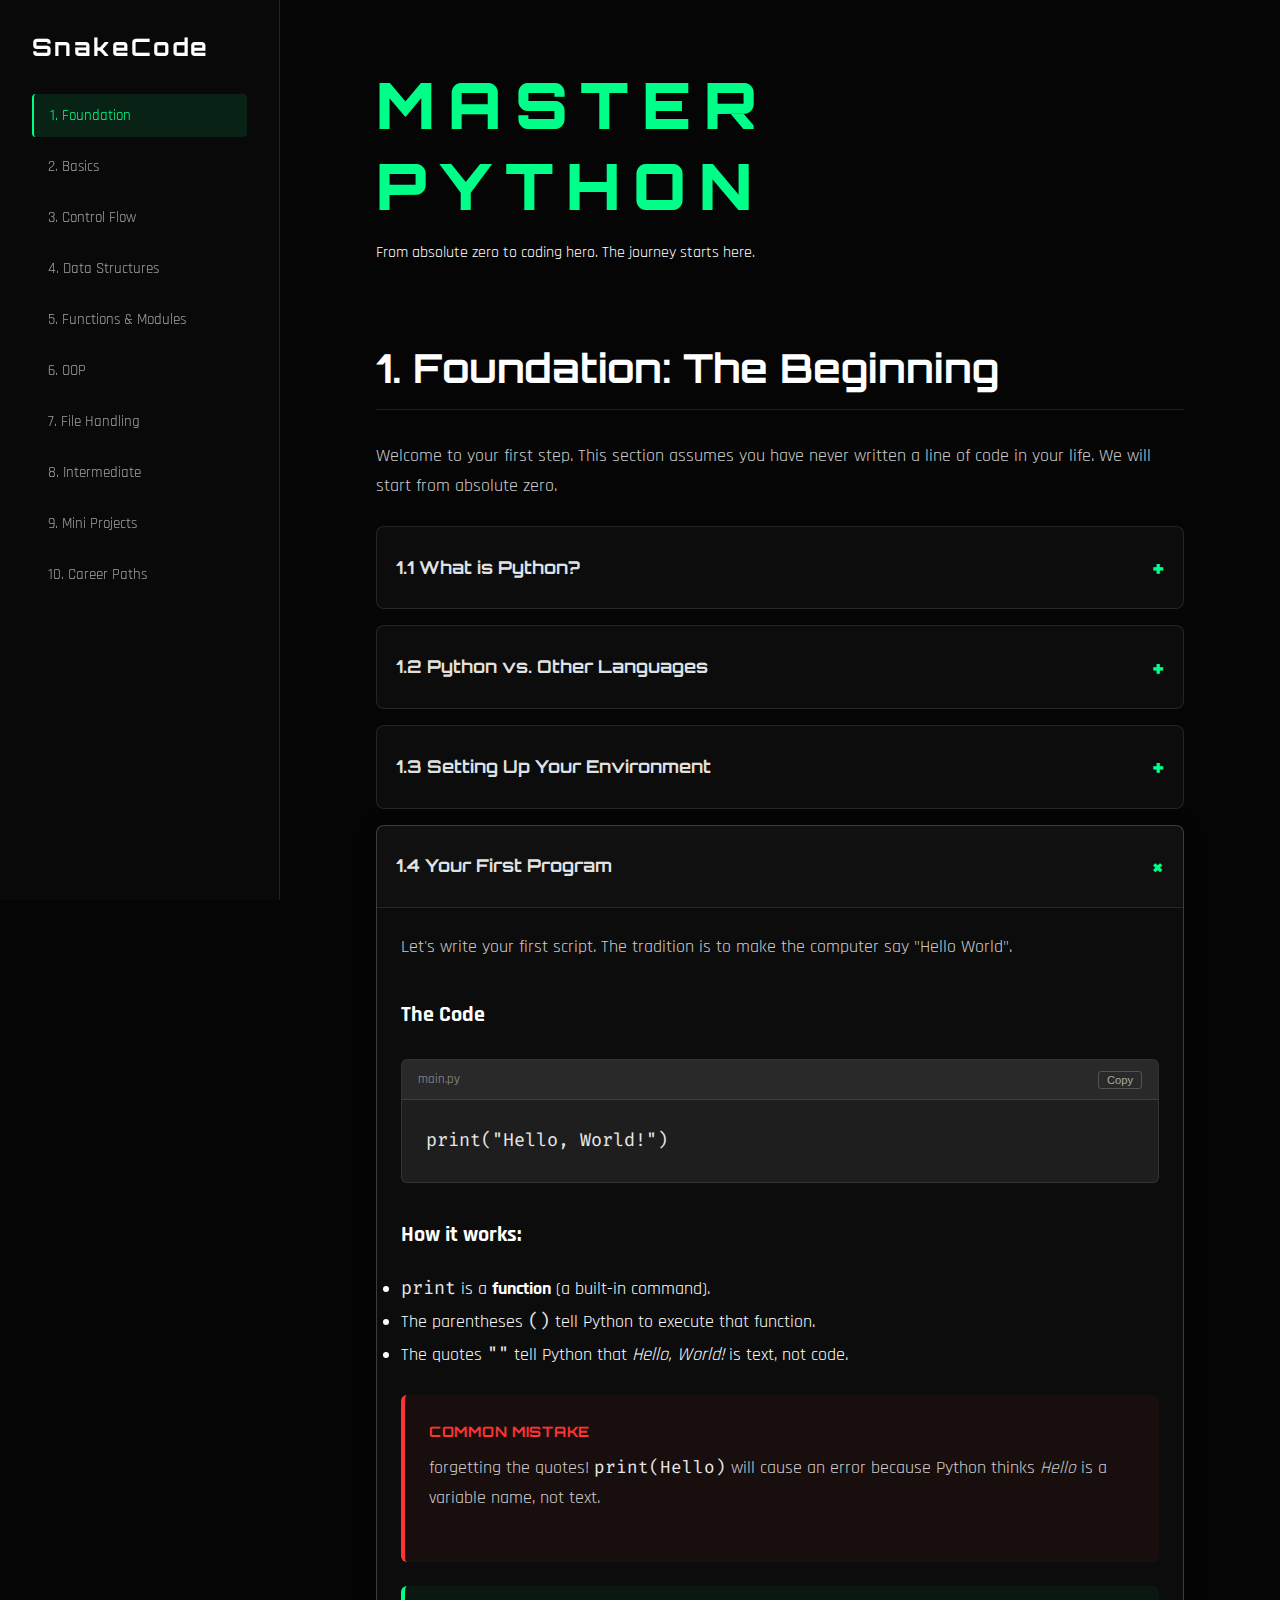
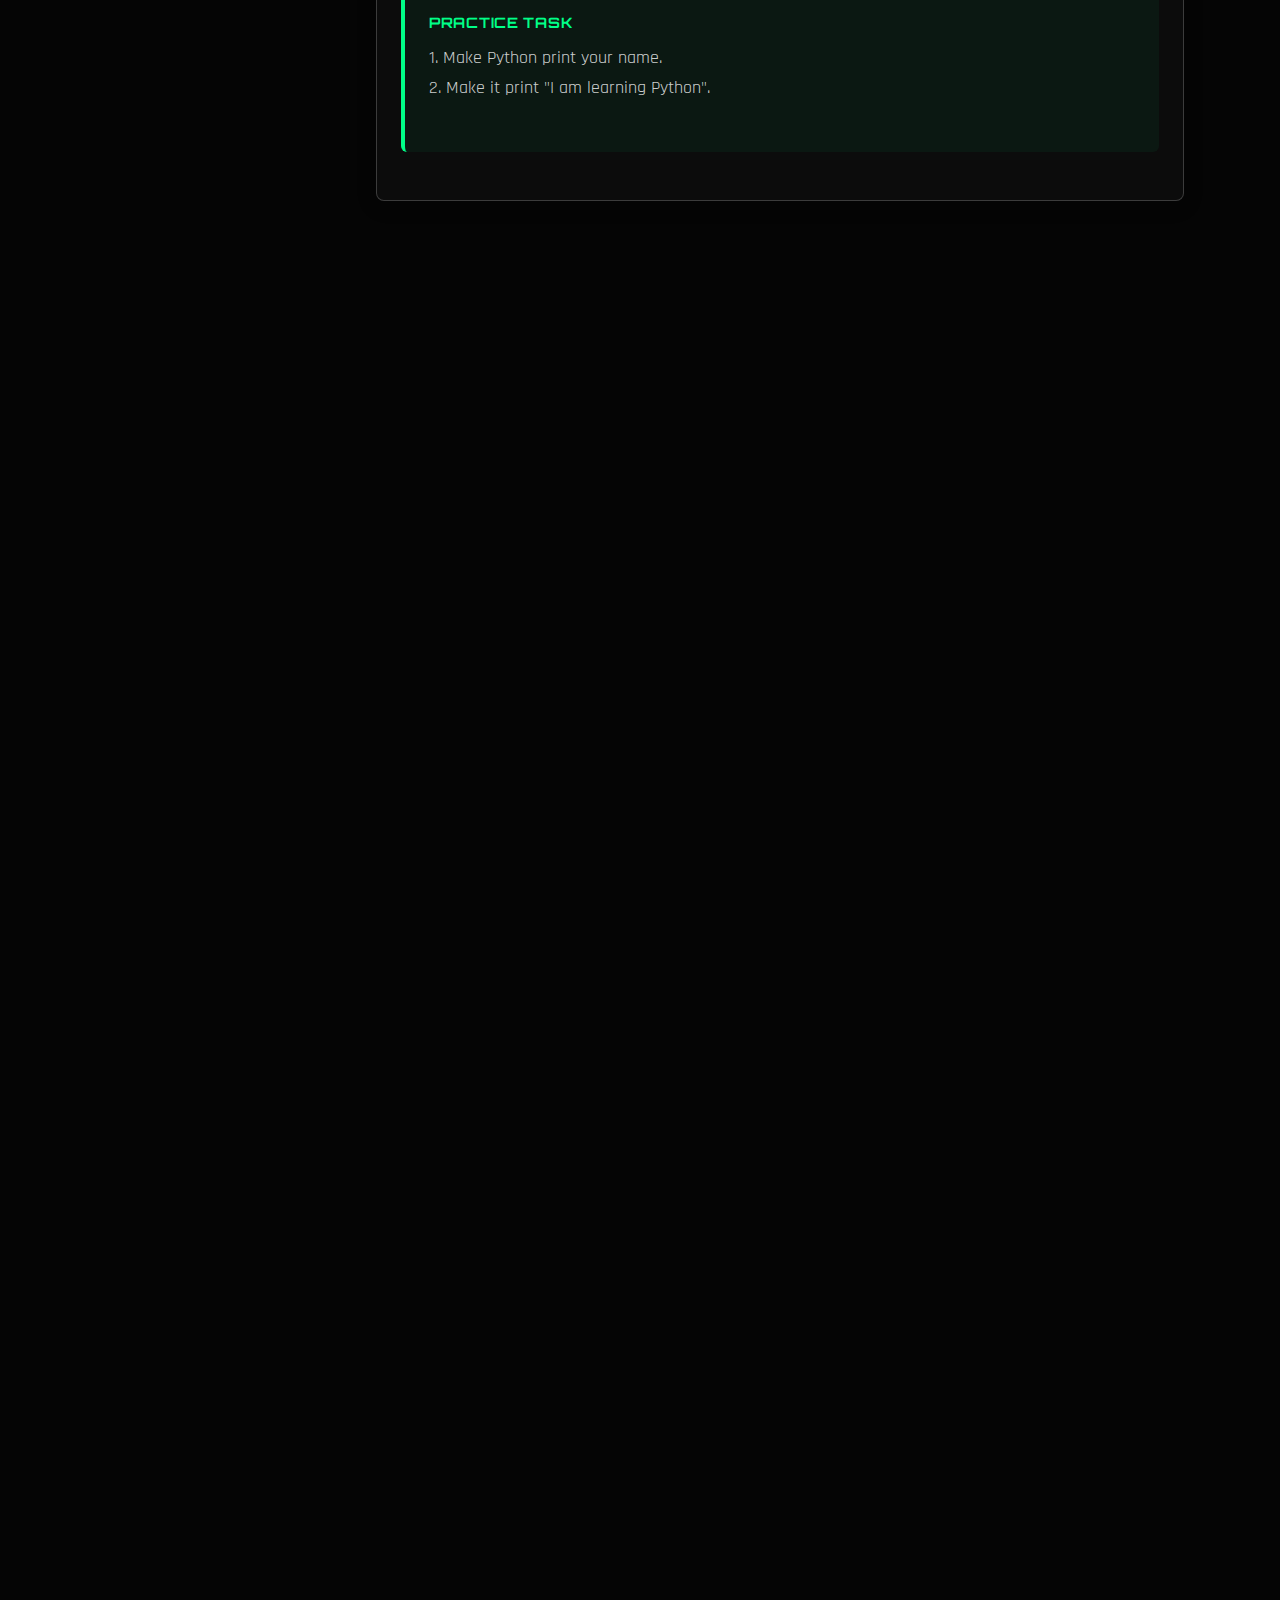
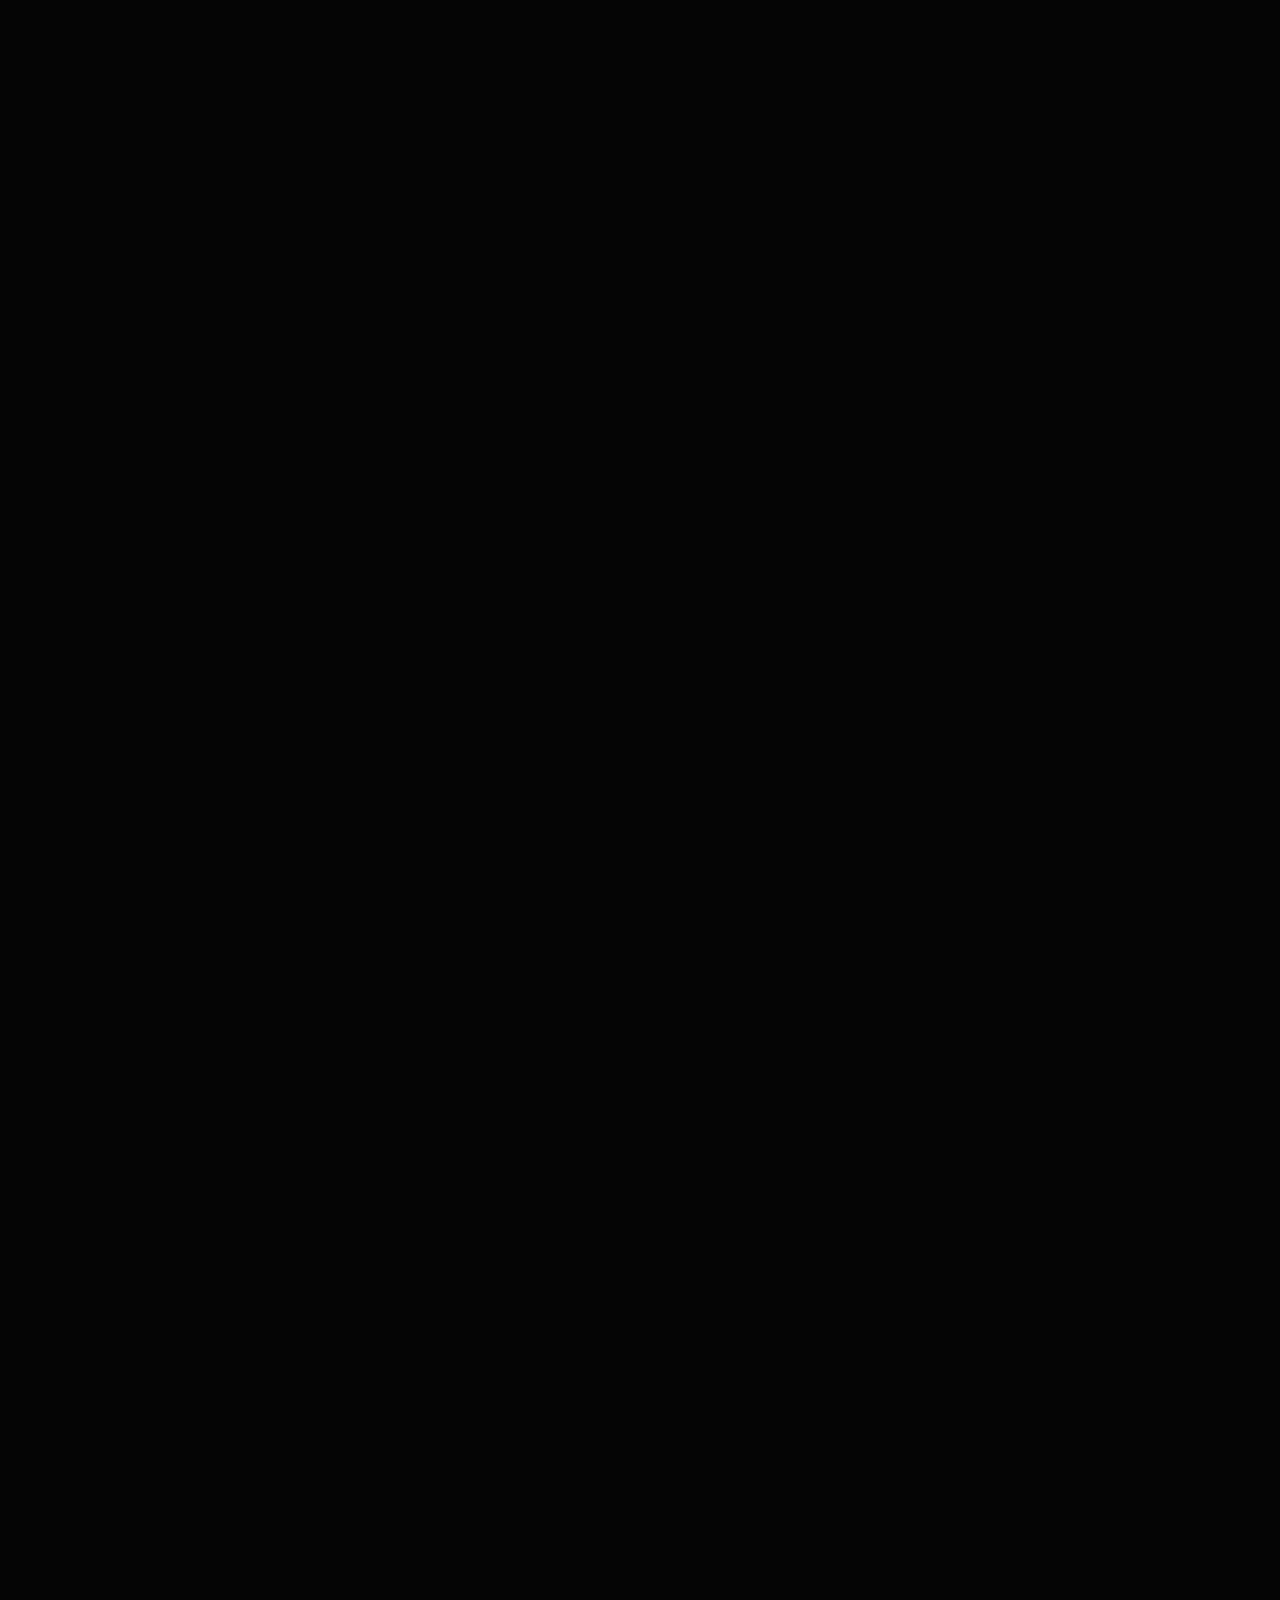
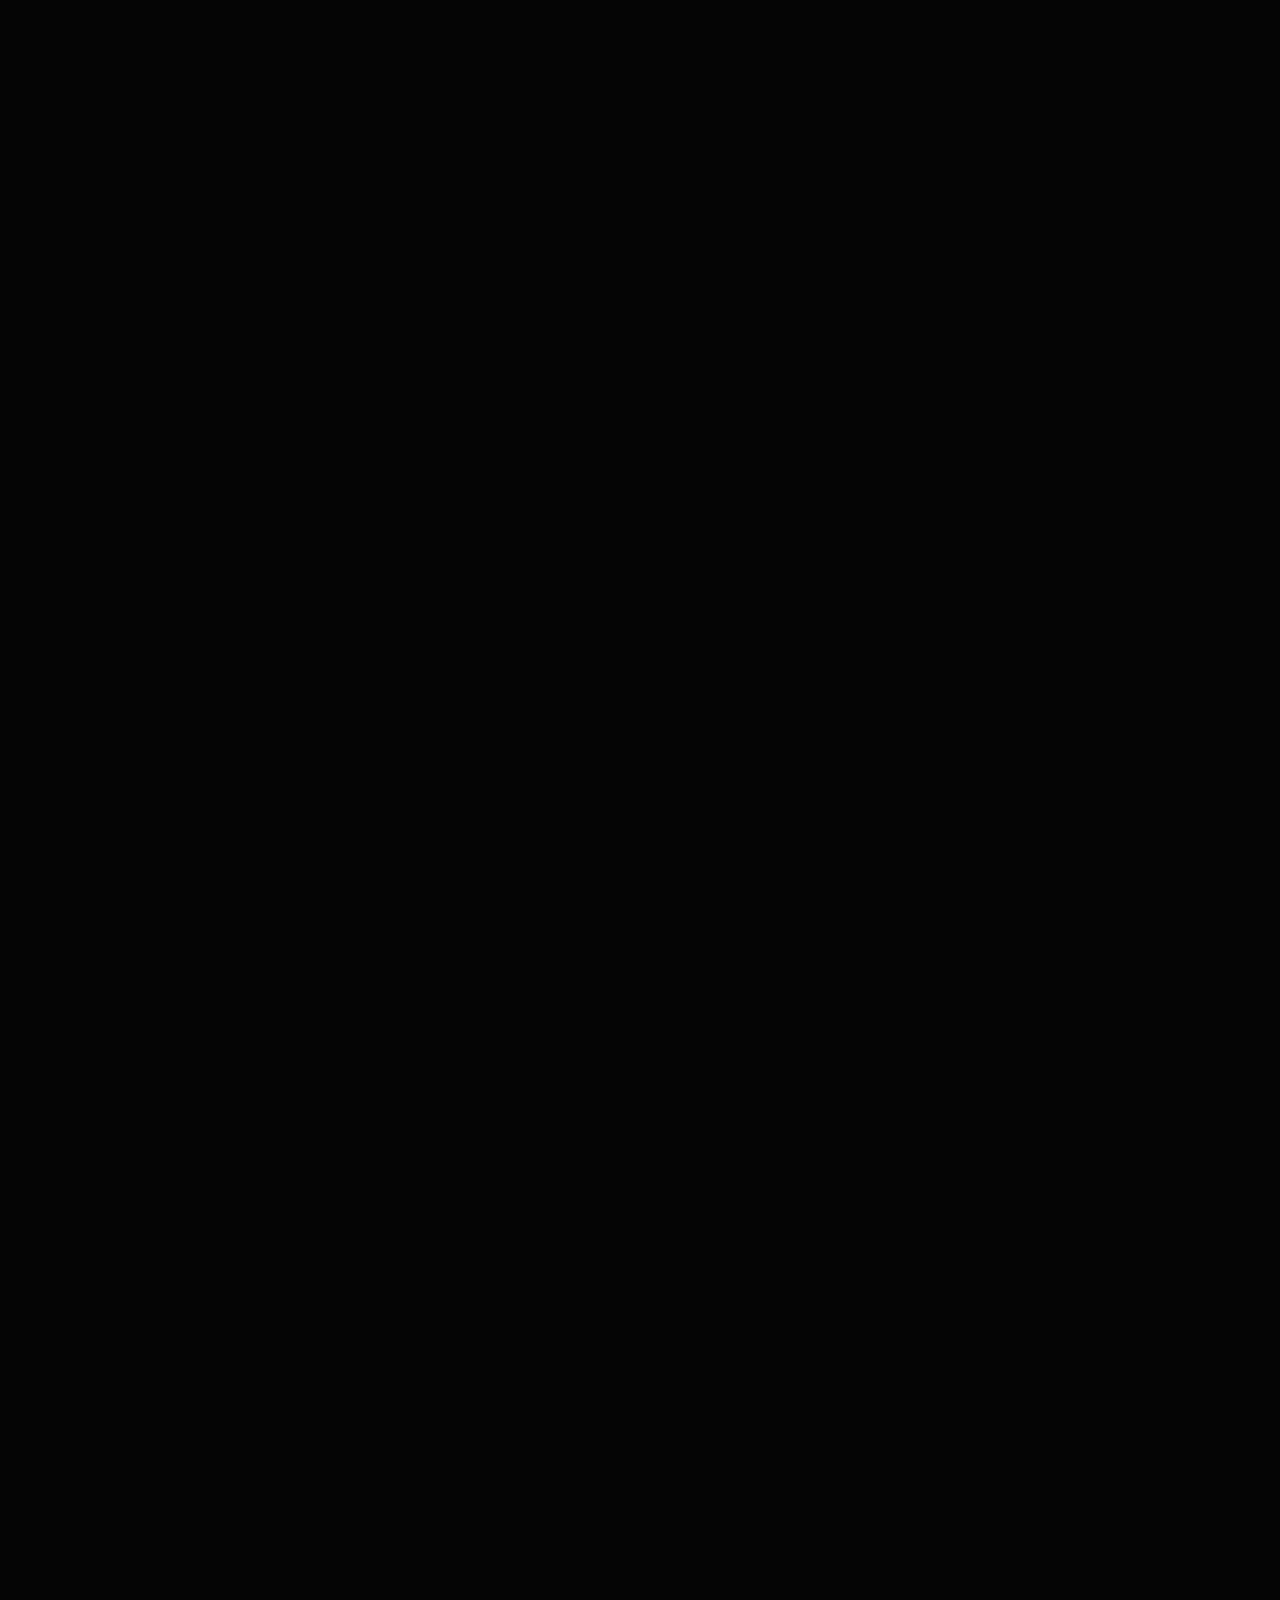
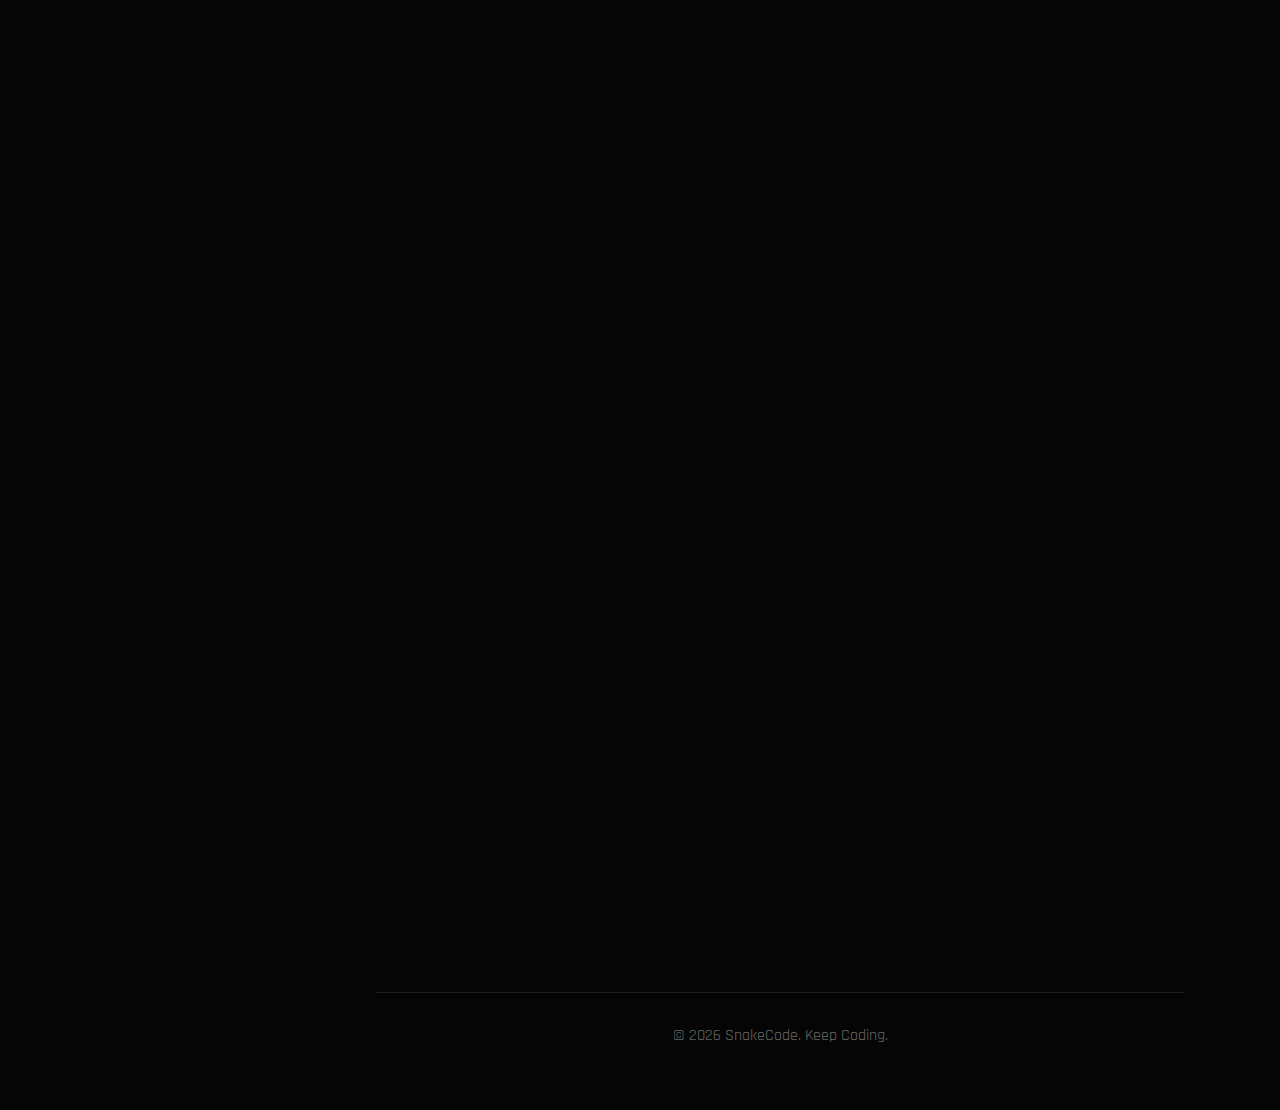
<file: learn_python.html>
<!DOCTYPE html>
<html lang="en">

<head>
    <meta charset="UTF-8">
    <meta name="viewport" content="width=device-width, initial-scale=1.0">
    <title>SnakeCode - Learn Python from Scratch</title>
    <link rel="preconnect" href="https://fonts.googleapis.com">
    <link rel="preconnect" href="https://fonts.gstatic.com" crossorigin>
    <link
        href="https://fonts.googleapis.com/css2?family=Orbitron:wght@400;700;900&family=Rajdhani:wght@300;500;700&family=Fira+Code:wght@400;500&display=swap"
        rel="stylesheet">
    <link rel="stylesheet" href="styles.css">
    <link rel="stylesheet" href="learn.css">
</head>

<body>
    <div class="page-container">
        <!-- Sidebar Navigation -->
        <nav class="sidebar">
            <div class="sidebar-header">
                <a href="index.html" class="logo">SnakeCode</a>
            </div>
            <ul class="nav-links">
                <li><a href="#intro" class="active">1. Foundation</a></li>
                <li><a href="#basics">2. Basics</a></li>
                <li><a href="#control-flow">3. Control Flow</a></li>
                <li><a href="#data-structures">4. Data Structures</a></li>
                <li><a href="#functions">5. Functions & Modules</a></li>
                <li><a href="#oop">6. OOP</a></li>
                <li><a href="#files">7. File Handling</a></li>
                <li><a href="#intermediate">8. Intermediate</a></li>
                <li><a href="#projects">9. Mini Projects</a></li>
                <li><a href="#career">10. Career Paths</a></li>
            </ul>
        </nav>

        <!-- Main Content -->
        <main class="main-content">
            <header class="content-hero">
                <h1>Master Python</h1>
                <p>From absolute zero to coding hero. The journey starts here.</p>
            </header>

            <!-- Section 1: Foundation -->
            <section id="intro" class="learning-module">
                <h2>1. Foundation: The Beginning</h2>
                <div class="module-content">
                    <p class="intro-text">Welcome to your first step. This section assumes you have never written a line
                        of code in your life. We will start from absolute zero.</p>

                    <details>
                        <summary>1.1 What is Python?</summary>
                        <div class="lesson-content">
                            <p><strong>Simple Explanation:</strong> Imagine you want to tell a robot to make a sandwich.
                                You can't just speak English to it; you need a language it understands. Python is that
                                language—a bridge between human thought and computer action.</p>
                            <p>It is a "high-level" programming language, which means it reads very close to English,
                                unlike older languages that look like complex math.</p>

                            <div class="callout tip">
                                <span class="callout-title">Why it matters</span>
                                <p>Python is the #1 language for AI, Data Science, and Automation. It's used by Google,
                                    NASA, and Netflix. Learning Python is future-proofing your career.</p>
                            </div>
                        </div>
                    </details>

                    <details>
                        <summary>1.2 Python vs. Other Languages</summary>
                        <div class="lesson-content">
                            <p>Why choose Python over C++ or Java? Let's look at how they print "Hello":</p>

                            <h4>Java (Complex)</h4>
                            <div class="code-block">
                                <pre><code>public class Main {
    public static void main(String[] args) {
        System.out.println("Hello");
    }
}</code></pre>
                            </div>

                            <h4>Python (Simple)</h4>
                            <div class="code-block">
                                <pre><code>print("Hello")</code></pre>
                            </div>

                            <p>Python removes the clutter so you can focus on <strong>solving problems</strong>, not
                                fighting with syntax.</p>
                        </div>
                    </details>

                    <details>
                        <summary>1.3 Setting Up Your Environment</summary>
                        <div class="lesson-content">
                            <p>You need two things to write Python code:</p>
                            <ol>
                                <li><strong>The Interpreter:</strong> The brain that runs your code. Download from
                                    python.org.</li>
                                <li><strong>The Editor (IDE):</strong> Where you write code. We recommend <strong>VS
                                        Code</strong>.</li>
                            </ol>
                        </div>
                    </details>

                    <details open>
                        <summary>1.4 Your First Program</summary>
                        <div class="lesson-content">
                            <p>Let's write your first script. The tradition is to make the computer say "Hello World".
                            </p>

                            <h4>The Code</h4>
                            <div class="code-block">
                                <div class="code-header"><span>main.py</span> <button class="copy-btn">Copy</button>
                                </div>
                                <pre><code>print("Hello, World!")</code></pre>
                            </div>

                            <h4>How it works:</h4>
                            <ul>
                                <li><code>print</code> is a <strong>function</strong> (a built-in command).</li>
                                <li>The parentheses <code>()</code> tell Python to execute that function.</li>
                                <li>The quotes <code>""</code> tell Python that <em>Hello, World!</em> is text, not
                                    code.</li>
                            </ul>

                            <div class="callout mistake">
                                <span class="callout-title">Common Mistake</span>
                                <p> forgetting the quotes! <code>print(Hello)</code> will cause an error because Python
                                    thinks <em>Hello</em> is a variable name, not text.</p>
                            </div>

                            <div class="callout practice">
                                <span class="callout-title">Practice Task</span>
                                <p>1. Make Python print your name.<br>
                                    2. Make it print "I am learning Python".</p>
                            </div>
                        </div>
                    </details>
                </div>
            </section>

            <!-- Section 2: Basics -->
            <section id="basics" class="learning-module">
                <h2>2. Python Basics</h2>
                <div class="module-content">
                    <p>Now that you can run code, let's learn how to store data. In programming, we use
                        <strong>Variables</strong>.
                    </p>

                    <details>
                        <summary>2.1 Variables & Data Types</summary>
                        <div class="lesson-content">
                            <p>Think of a variable as a labeled box. You can put data inside it and look at it later by
                                using its label.</p>

                            <h4>Creating a Variable</h4>
                            <div class="code-block">
                                <div class="code-header"><span>variables.py</span> <button
                                        class="copy-btn">Copy</button></div>
                                <pre><code>player_name = "Snake"
score = 100</code></pre>
                            </div>
                            <p>Here, we created a box named <code>player_name</code> and stored "Snake" in it.</p>

                            <h4>The 4 Main Data Types</h4>
                            <div class="concept-grid">
                                <div class="concept-card">
                                    <h4>String (str)</h4>
                                    <p>Text wrapped in quotes.</p>
                                    <code>name = "Alice"</code>
                                </div>
                                <div class="concept-card">
                                    <h4>Integer (int)</h4>
                                    <p>Whole numbers (no decimals).</p>
                                    <code>age = 25</code>
                                </div>
                                <div class="concept-card">
                                    <h4>Float</h4>
                                    <p>Numbers with decimals.</p>
                                    <code>price = 19.99</code>
                                </div>
                                <div class="concept-card">
                                    <h4>Boolean (bool)</h4>
                                    <p>True or False only.</p>
                                    <code>is_game_over = False</code>
                                </div>
                            </div>
                        </div>
                    </details>

                    <details>
                        <summary>2.2 Input & Output</summary>
                        <div class="lesson-content">
                            <p>Programs satisfy a simple flow: <strong>Input -> Process -> Output</strong>.</p>

                            <h4>Getting User Input</h4>
                            <p>Use the <code>input()</code> function to pause the program and wait for the user to type
                                something.</p>

                            <div class="code-block">
                                <div class="code-header"><span>interact.py</span> <button class="copy-btn">Copy</button>
                                </div>
                                <pre><code>name = input("What is your name? ")
print("Hello, " + name)</code></pre>
                            </div>

                            <div class="callout tip">
                                <span class="callout-title">Note</span>
                                <p><code>input()</code> always returns a <strong>String</strong>. If you want a number,
                                    you must convert it.</p>
                            </div>
                        </div>
                    </details>

                    <details>
                        <summary>2.3 Type Conversion</summary>
                        <div class="lesson-content">
                            <p>Since <code>input()</code> gives you strings, you can't do math on them directly. You
                                need to convert them.</p>

                            <div class="code-block">
                                <pre><code>age = input("Enter your age: ") # returns "25" (string)
age_num = int(age)              # converts to 25 (integer)
print(age_num + 1)              # Now we can add! Output: 26</code></pre>
                            </div>

                            <div class="callout mistake">
                                <span class="callout-title">Common Mistake</span>
                                <p>Trying <code>print("Your age is " + 25)</code>. You cannot add text to a number
                                    directly. Use <code>str(25)</code> to fix it.</p>
                            </div>
                        </div>
                    </details>

                    <details>
                        <summary>2.4 Operators</summary>
                        <div class="lesson-content">
                            <p>Symbols that perform operations on variables.</p>
                            <h4>Arithmetic</h4>
                            <ul>
                                <li><code>+</code> Add</li>
                                <li><code>-</code> Subtract</li>
                                <li><code>*</code> Multiply</li>
                                <li><code>/</code> Divide (gives float, e.g. 5/2 = 2.5)</li>
                                <li><code>//</code> Floor Division (removes decimal, e.g. 5//2 = 2)</li>
                                <li><code>%</code> Modulus (Remainder, e.g. 5%2 = 1)</li>
                            </ul>

                            <div class="callout practice">
                                <span class="callout-title">Practice Task: Age Calculator</span>
                                <p>Ask the user for their birth year. Subtract it from the current year to calculate
                                    their age. Print the result.</p>
                            </div>
                        </div>
                    </details>
                </div>
            </section>

            <!-- Section 3: Control Flow -->
            <section id="control-flow" class="learning-module">
                <h2>3. Control Flow: Logic Building</h2>
                <div class="module-content">
                    <p>Real programs don't just run from top to bottom. They make decisions and repeat tasks. This is
                        called <strong>Control Flow</strong>.</p>

                    <details>
                        <summary>3.1 Conditional Statements (If/Else)</summary>
                        <div class="lesson-content">
                            <p>We use <code>if</code> statements to run code only when a condition is true.</p>

                            <h4>The Syntax</h4>
                            <div class="code-block">
                                <div class="code-header"><span>logic.py</span> <button class="copy-btn">Copy</button>
                                </div>
                                <pre><code>age = int(input("How old are you? "))

if age >= 18:
    print("You are an adult.")
elif age > 12:
    print("You are a teenager.")
else:
    print("You are a child.")</code></pre>
                            </div>

                            <h4>Key Keywords:</h4>
                            <ul>
                                <li><code>if</code>: Checks the first condition.</li>
                                <li><code>elif</code>: "Else If" - Checks this if the previous failed.</li>
                                <li><code>else</code>: Runs if <strong>none</strong> of the above are true.</li>
                            </ul>
                        </div>
                    </details>

                    <details>
                        <summary>3.2 Loops (Repetition)</summary>
                        <div class="lesson-content">
                            <p>Computers are great at doing boring things millions of times without complaining.</p>

                            <h4>The 'For' Loop</h4>
                            <p>Used when you know how many times to repeat.</p>
                            <div class="code-block">
                                <pre><code># Prints numbers 0, 1, 2, 3, 4
for i in range(5):
    print("Count:", i)</code></pre>
                            </div>

                            <h4>The 'While' Loop</h4>
                            <p>Used when you want to repeat <em>while</em> a condition is true.</p>
                            <div class="code-block">
                                <pre><code>energy = 5
while energy > 0:
    print("Running...")
    energy = energy - 1
print("Out of energy!")</code></pre>
                            </div>
                        </div>
                    </details>

                    <details>
                        <summary>3.3 Loop Control & Nested Loops</summary>
                        <div class="lesson-content">
                            <p>Sometimes you need to stop a loop early or skip a step.</p>
                            <ul>
                                <li><code>break</code>: Exits the loop immediately.</li>
                                <li><code>continue</code>: Skips the current round and goes to the next.</li>
                            </ul>

                            <h4>Nested Loops (Loop inside a loop)</h4>
                            <p>Think of a clock: for every hour, the minute hand loops 60 times.</p>
                            <div class="code-block">
                                <pre><code># Print a 3x3 grid of stars
for row in range(3):
    line = ""
    for col in range(3):
        line += "* "
    print(line)</code></pre>
                            </div>

                            <div class="callout practice">
                                <span class="callout-title">Practice Task: Star Pyramid</span>
                                <p>Write a program that asks for a number <code>n</code> and prints a pyramid of stars
                                    with <code>n</code> rows.</p>
                            </div>
                        </div>
                    </details>
                </div>
            </section>

            <!-- Section 4: Data Structures -->
            <section id="data-structures" class="learning-module">
                <h2>4. Data Structures</h2>
                <div class="module-content">
                    <p>Data Structures are ways to organize and store data efficiently. They are the bread and butter of
                        programming.</p>

                    <details>
                        <summary>4.1 Lists (Arrays)</summary>
                        <div class="lesson-content">
                            <p>A List is an ordered collection of items. You can change it (mutable).</p>

                            <div class="code-block">
                                <pre><code>inventory = ["Sword", "Shield", "Potion"]

# Accessing items (Index starts at 0!)
print(inventory[0]) # Output: Sword

# Adding items
inventory.append("Map")

# Removing items
inventory.remove("Shield")
print(inventory) # ['Sword', 'Potion', 'Map']</code></pre>
                            </div>
                        </div>
                    </details>

                    <details>
                        <summary>4.2 Dictionaries (Key-Value)</summary>
                        <div class="lesson-content">
                            <p>A real-world dictionary connects a Word to a Definition. In Python, it connects a
                                <strong>Key</strong> to a <strong>Value</strong>.
                            </p>

                            <div class="code-block">
                                <pre><code>student = {
    "name": "Alex",
    "score": 95,
    "passed": True
}

print(student["name"]) # Output: Alex

# Adding new data
student["grade"] = "A"</code></pre>
                            </div>
                        </div>
                    </details>

                    <details>
                        <summary>4.3 Tuples and Sets</summary>
                        <div class="lesson-content">
                            <ul>
                                <li><strong>Tuple:</strong> Like a list, but cannot be changed after creation
                                    (Immutable). Uses <code>()</code>. <br><code>coords = (10, 20)</code></li>
                                <li><strong>Set:</strong> A collection of <em>unique</em> items (no duplicates). Uses
                                    <code>{}</code>. <br><code>unique_ids = {1, 2, 3}</code>
                                </li>
                            </ul>
                        </div>
                    </details>

                    <div class="callout practice">
                        <span class="callout-title">Practice Task: Word Counter</span>
                        <p>Take a sentence as input. Count how many times each word appears using a Dictionary.
                            <br><em>Hint: <code>sentence.split()</code> creates a list of words.</em>
                        </p>
                    </div>
                </div>
            </section>

            <!-- Section 5: Functions -->
            <section id="functions" class="learning-module">
                <h2>5. Functions & Modules</h2>
                <div class="module-content">
                    <p>Functions let you write code once and use it a million times. They are the building blocks of
                        clean code.</p>

                    <details>
                        <summary>5.1 Defining Functions</summary>
                        <div class="lesson-content">
                            <p>A function is a block of code that only runs when you call it.</p>

                            <h4>Syntax</h4>
                            <div class="code-block">
                                <pre><code>def greet(name):
    return "Hello, " + name + "!"

# Calling the function
message = greet("Snake")
print(message) # Output: Hello, Snake!</code></pre>
                            </div>

                            <h4>Components:</h4>
                            <ul>
                                <li><code>def</code>: Tells Python you are making a function.</li>
                                <li><code>(name)</code>: Parameter - data the function needs to work.</li>
                                <li><code>return</code>: Sends the result back to where it was called.</li>
                            </ul>
                        </div>
                    </details>

                    <details>
                        <summary>5.2 Scope & Default Arguments</summary>
                        <div class="lesson-content">
                            <p><strong>Scope:</strong> Variables created inside a function stay inside. They are
                                "local".</p>

                            <h4>Default Arguments</h4>
                            <p>You can give parameters a default value so they are optional.</p>
                            <div class="code-block">
                                <pre><code>def power(number, exponent=2):
    return number ** exponent

print(power(3))    # 3^2 = 9 (uses default)
print(power(3, 3)) # 3^3 = 27 (overrides default)</code></pre>
                            </div>
                        </div>
                    </details>

                    <details>
                        <summary>5.3 Modules (Importing)</summary>
                        <div class="lesson-content">
                            <p>Python comes with "batteries included". Modules are pre-written code files you can use.
                            </p>

                            <div class="code-block">
                                <pre><code>import math
import random

print(math.sqrt(16))      # 4.0
print(random.randint(1, 6)) # Random dice roll</code></pre>
                            </div>
                        </div>
                    </details>

                    <div class="callout practice">
                        <span class="callout-title">Practice Task: Temperature Converter</span>
                        <p>Write a function <code>c_to_f(celsius)</code> that returns the Fahrenheit value.
                            <br><em>Formula: (C * 9/5) + 32</em>
                        </p>
                    </div>
                </div>
            </section>

            <!-- Section 6: OOP -->
            <section id="oop" class="learning-module">
                <h2>6. Object-Oriented Programming (OOP)</h2>
                <div class="module-content">
                    <p>OOP is a way of structuring code by modeling real-world objects. It is crucial for large
                        applications.</p>

                    <details>
                        <summary>6.1 Classes and Objects</summary>
                        <div class="lesson-content">
                            <p><strong>Class:</strong> The Blueprint (e.g., "Car Design").<br>
                                <strong>Object:</strong> The actual thing built from the blueprint (e.g., "That Red
                                Toyota").
                            </p>

                            <h4>The Syntax</h4>
                            <div class="code-block">
                                <pre><code>class Dog:
    def __init__(self, name, breed):
        self.name = name
        self.breed = breed

    def bark(self):
        return "Woof!"

# Creating Objects
dog1 = Dog("Buddy", "Golden Retriever")
dog2 = Dog("Rex", "German Shepherd")

print(dog1.name) # Buddy
print(dog1.bark()) # Woof!</code></pre>
                            </div>

                            <div class="callout tip">
                                <span class="callout-title">The `__init__` Method</span>
                                <p>This is a special method (Constructor) that automatically runs when you create a new
                                    object. It sets up the initial variables.</p>
                            </div>
                        </div>
                    </details>

                    <details>
                        <summary>6.2 Inheritance</summary>
                        <div class="lesson-content">
                            <p>Inheritance allows a class to take on the properties of another class. Don't reinvent the
                                wheel!</p>

                            <div class="code-block">
                                <pre><code>class Animal:
    def speak(self):
        print("Some sound")

class Cat(Animal): # Cat inherits from Animal
    def speak(self):
        print("Meow")

c = Cat()
c.speak() # Meow (It has its own version)</code></pre>
                            </div>
                        </div>
                    </details>

                    <div class="callout practice">
                        <span class="callout-title">Practice Task: Bank System</span>
                        <p>Create a class <code>BankAccount</code> with methods <code>deposit(amount)</code> and
                            <code>withdraw(amount)</code>. Keep track of the balance.
                        </p>
                    </div>
                </div>
            </section>

            <!-- Section 7: File Handling -->
            <section id="files" class="learning-module">
                <h2>7. File Handling & Exceptions</h2>
                <div class="module-content">
                    <p>Programs need to save their work. You can't ask users to re-enter data every time.</p>

                    <details>
                        <summary>7.1 Reading and Writing Files</summary>
                        <div class="lesson-content">
                            <p>We use the <code>open()</code> function. Always use <code>with</code> to ensure the file
                                closes automatically.</p>

                            <h4>Writing to a file</h4>
                            <div class="code-block">
                                <pre><code># 'w' mode means Write (Overwrites everything!)
with open("data.txt", "w") as f:
    f.write("Level: 5\n")
    f.write("Score: 2000")</code></pre>
                            </div>

                            <h4>Reading from a file</h4>
                            <div class="code-block">
                                <pre><code># 'r' mode means Read
with open("data.txt", "r") as f:
    content = f.read()
    print(content)</code></pre>
                            </div>
                        </div>
                    </details>

                    <details>
                        <summary>7.2 Exception Handling (Try/Except)</summary>
                        <div class="lesson-content">
                            <p>Sometimes things break (e.g., file not found, division by zero). Don't let your program
                                crash!</p>

                            <h4>Syntax</h4>
                            <div class="code-block">
                                <pre><code>try:
    number = int(input("Enter a number: "))
    print(10 / number)

except ValueError:
    print("That's not a number!")

except ZeroDivisionError:
    print("You can't divide by zero!")

except Exception as e:
    print(f"Something else went wrong: {e}")</code></pre>
                            </div>

                            <div class="callout tip">
                                <span class="callout-title">Pro Tip</span>
                                <p>Always catch specific errors first. Catching all exceptions with bare
                                    <code>except:</code> is bad practice because it hides bugs.</p>
                            </div>
                        </div>
                    </details>
                </div>
            </section>

            <!-- Section 8: Intermediate -->
            <section id="intermediate" class="learning-module">
                <h2>8. Intermediate Python</h2>
                <div class="module-content">
                    <p>Ready to level up? These tools make your code faster and shorter.</p>

                    <details>
                        <summary>8.1 List Comprehensions</summary>
                        <div class="lesson-content">
                            <p>A short, powerful way to create lists.</p>

                            <h4>The Old Way</h4>
                            <div class="code-block">
                                <pre><code>squares = []
for x in range(10):
    squares.append(x**2)</code></pre>
                            </div>

                            <h4>The Pythonic Way</h4>
                            <div class="code-block">
                                <pre><code>squares = [x**2 for x in range(10)]</code></pre>
                            </div>
                        </div>
                    </details>

                    <details>
                        <summary>8.2 Lambda Functions</summary>
                        <div class="lesson-content">
                            <p>Small, anonymous functions used for simple tasks.</p>
                            <div class="code-block">
                                <pre><code># Instead of defining a full function...
add = lambda x, y: x + y

print(add(5, 3)) # 8</code></pre>
                            </div>
                        </div>
                    </details>
                </div>
            </section>

            <!-- Section 9: Practice Projects -->
            <section id="projects" class="learning-module highlight-section">
                <h2>9. Mini Projects: Build to Learn ⭐</h2>
                <div class="module-content">
                    <p>The best way to learn is by doing. Try building these projects yourself before looking at the
                        code.</p>
                </div>

                <div class="projects-grid">
                    <div class="project-card">
                        <h3>🔢 Number Guessing Game</h3>
                        <p><strong>Goal:</strong> Computer picks a number 1-100. User tries to guess it. Computer says
                            "Higher" or "Lower".</p>
                        <details>
                            <summary>View Solution</summary>
                            <div class="code-block">
                                <pre><code>import random

number = random.randint(1, 100)
guess = None

while guess != number:
    try:
        guess = int(input("Guess (1-100): "))
        
        if guess < number:
            print("Higher!")
        elif guess > number:
            print("Lower!")
        else:
            print("You won!")
    except ValueError:
        print("Please enter a number.")</code></pre>
                            </div>
                        </details>
                    </div>

                    <div class="project-card">
                        <h3>🔑 Password Generator</h3>
                        <p><strong>Goal:</strong> Generate a random password with letters, numbers, and symbols.</p>
                        <details>
                            <summary>View Solution</summary>
                            <div class="code-block">
                                <pre><code>import random
import string

def generate_password(length=12):
    chars = string.ascii_letters + string.digits + "!@#$%"
    password = "".join(random.choice(chars) for _ in range(length))
    return password

print("Your new password:", generate_password())</code></pre>
                            </div>
                        </details>
                    </div>
                </div>
            </section>

            <!-- Section 10: Career -->
            <section id="career" class="learning-module">
                <h2>10. What's Next?</h2>
                <div class="module-content">
                    <p>You have the basics down. Now, pick a path and specialize.</p>
                    <div class="career-paths">
                        <div class="path-card web">
                            <h3>Web Development</h3>
                            <p>Build websites and APIs.</p>
                            <p><strong>Learn:</strong> HTML/CSS, Flask, Django</p>
                        </div>
                        <div class="path-card data">
                            <h3>Data Science & AI</h3>
                            <p>Analyze data and build models.</p>
                            <p><strong>Learn:</strong> NumPy, Pandas, PyTorch</p>
                        </div>
                        <div class="path-card auto">
                            <h3>Automation</h3>
                            <p>Make bots to do boring work.</p>
                            <p><strong>Learn:</strong> Selenium, BeautifulSoup</p>
                        </div>
                    </div>
                </div>
            </section>
            <footer class="content-footer">
                <p>&copy; 2026 SnakeCode. Keep Coding.</p>
            </footer>
        </main>
    </div>

    <script src="learn.js"></script>
</body>

</html>
</file>
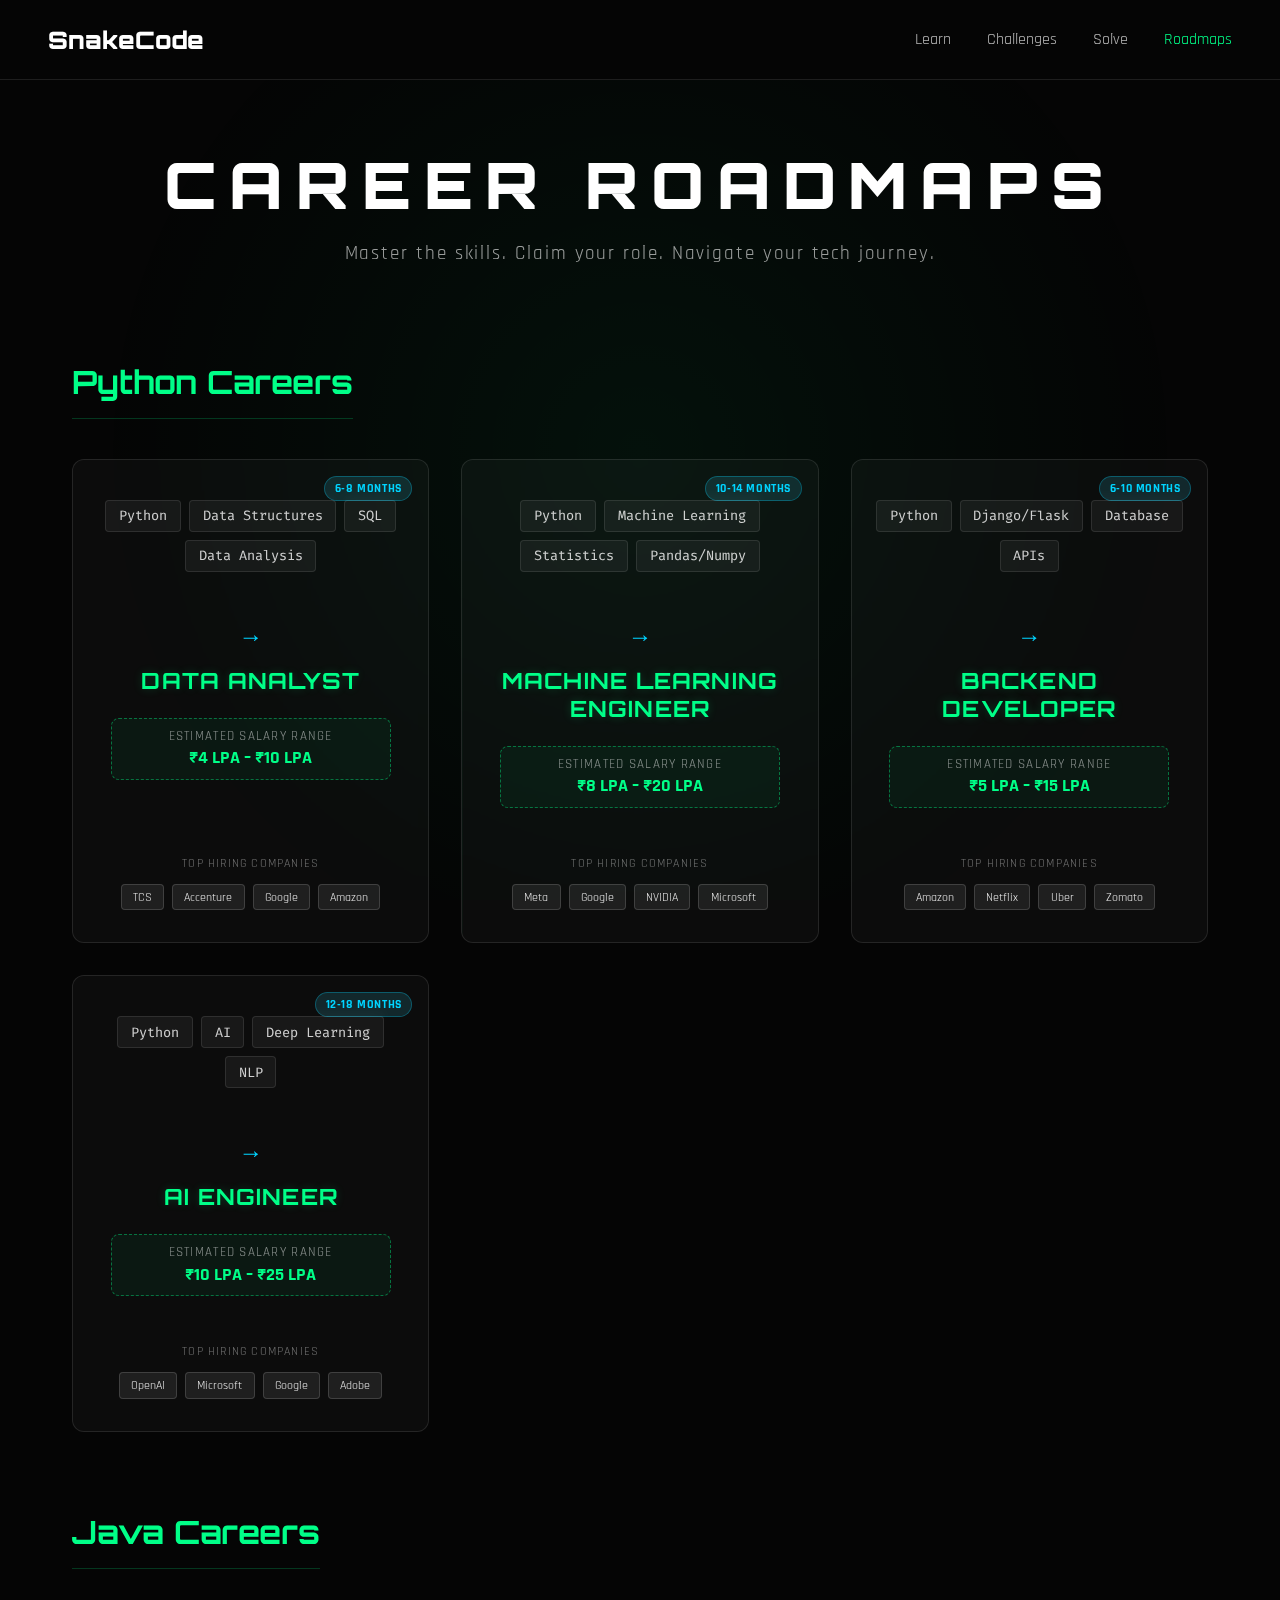
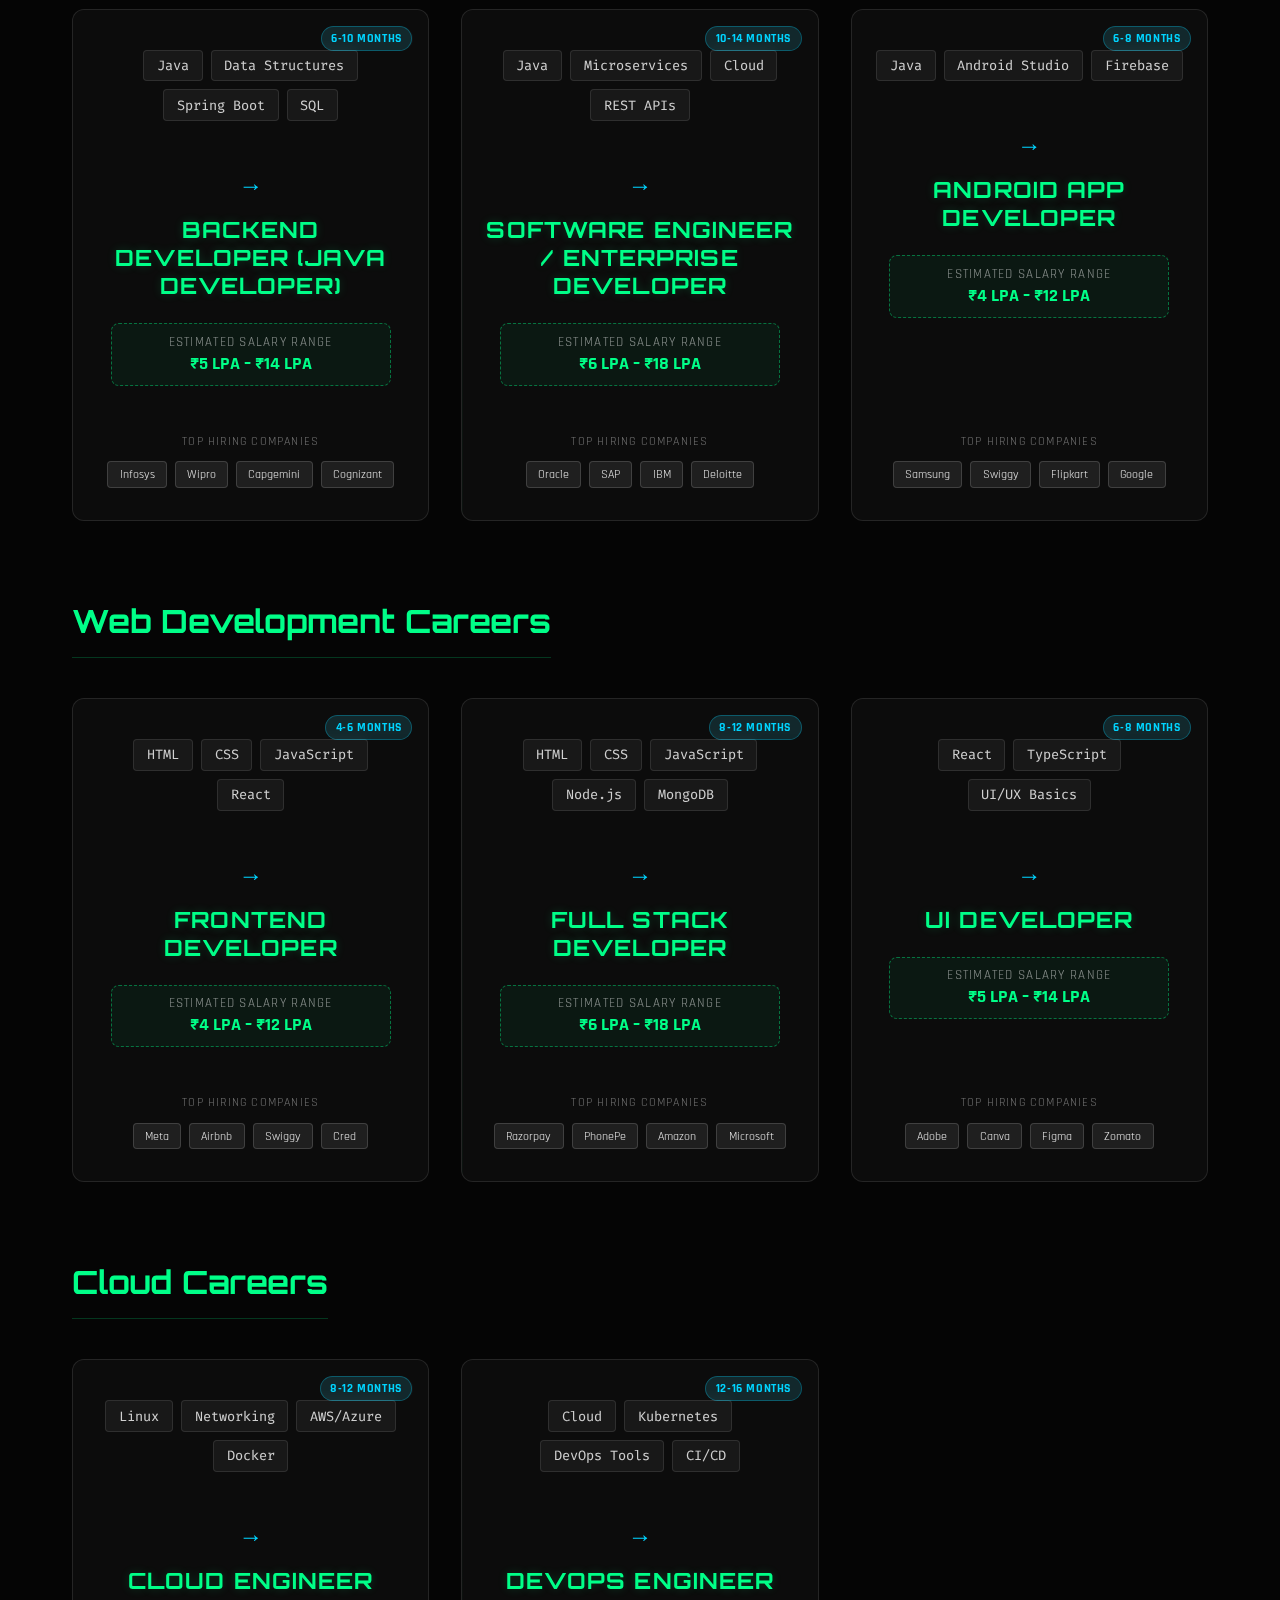
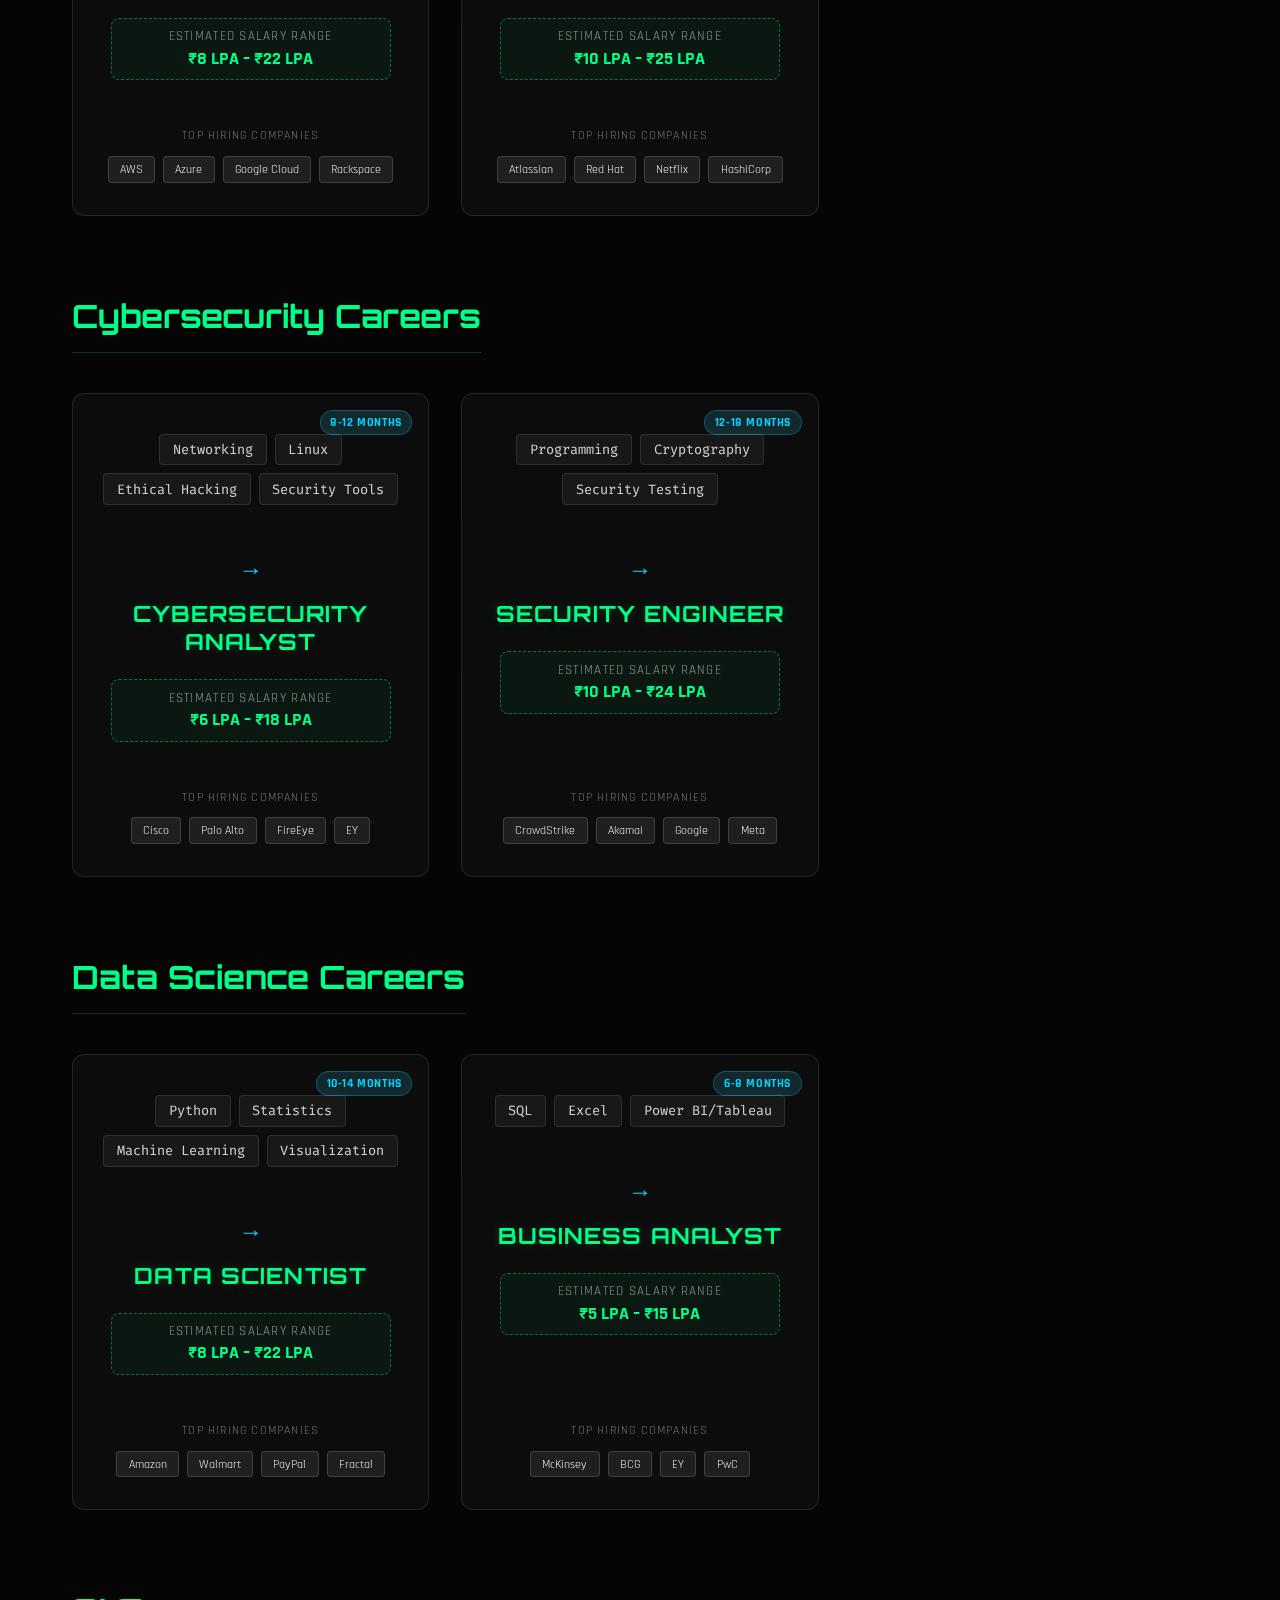
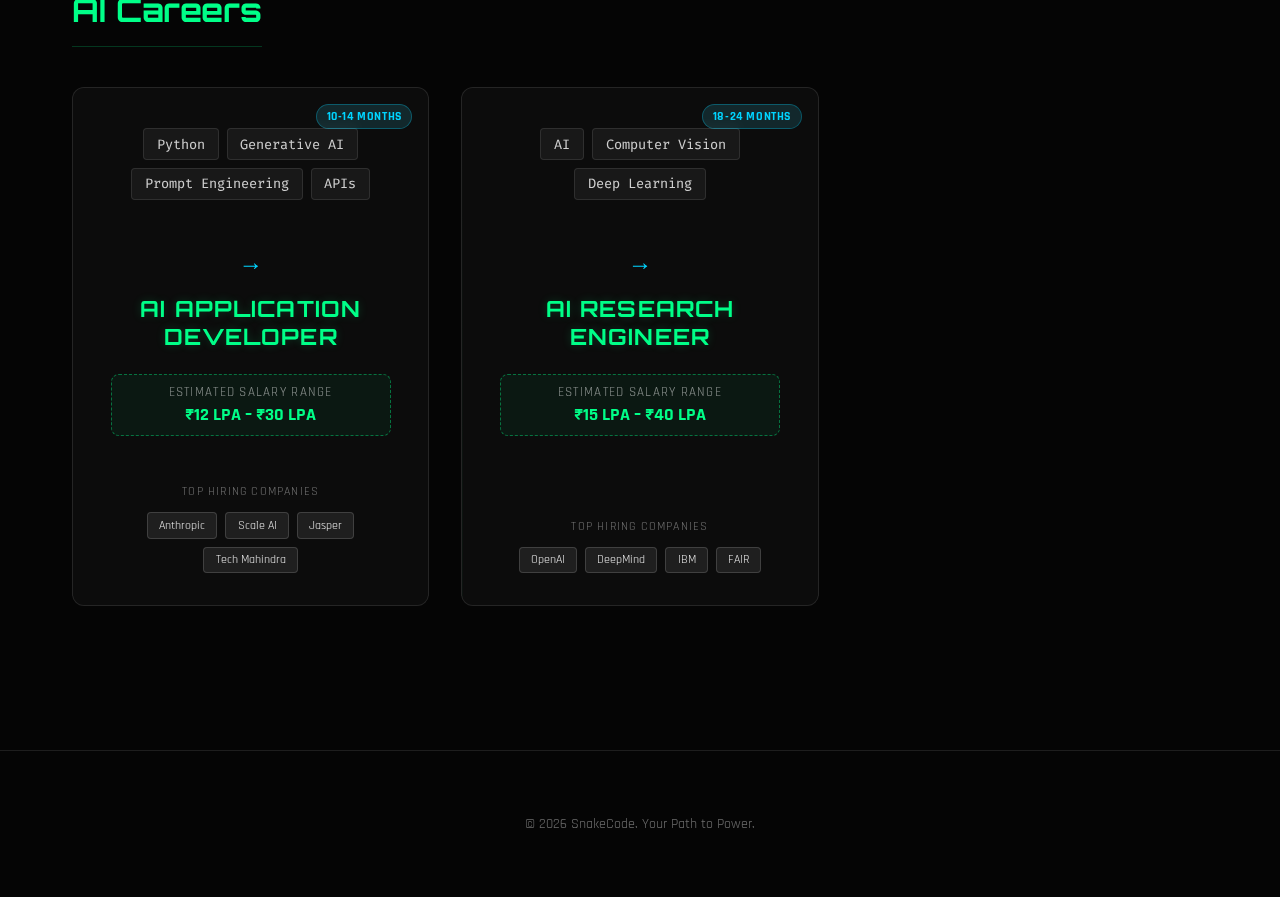
<file: roadmaps.html>
<!DOCTYPE html>
<html lang="en">

<head>
    <meta charset="UTF-8">
    <meta name="viewport" content="width=device-width, initial-scale=1.0">
    <title>SnakeCode - Tech Career Roadmaps</title>
    <link rel="preconnect" href="https://fonts.googleapis.com">
    <link rel="preconnect" href="https://fonts.gstatic.com" crossorigin>
    <link
        href="https://fonts.googleapis.com/css2?family=Orbitron:wght@400;700;900&family=Rajdhani:wght@300;500;700&family=Fira+Code:wght@400;500&display=swap"
        rel="stylesheet">
    <link rel="stylesheet" href="styles.css">
    <link rel="stylesheet" href="roadmaps.css">
    <link rel="stylesheet" href="roadmaps_enhanced.css">
    <link rel="stylesheet" href="roadmaps_fixes.css">
</head>

<body>
    <div class="page-background"></div>

    <nav class="main-nav-bar">
        <a href="index.html" class="logo">SnakeCode</a>
        <div class="nav-links">
            <a href="learn_python.html">Learn</a>
            <a href="challenges.html">Challenges</a>
            <a href="solve.html">Solve</a>
            <a href="roadmaps.html" class="active">Roadmaps</a>
        </div>
    </nav>

    <main class="roadmaps-container">
        <header class="roadmaps-header">
            <h1 class="glitch" data-text="Career Roadmaps">Career Roadmaps</h1>
            <p>Master the skills. Claim your role. Navigate your tech journey.</p>
        </header>

        <!-- Python Careers -->
        <section class="roadmap-section">
            <h2 class="section-title">Python Careers</h2>
            <div class="roadmap-grid">
                <div class="roadmap-card">
                    <div class="duration-badge">6-8 Months</div>
                    <div class="skills-list">
                        <span class="skill-tag">Python</span>
                        <span class="skill-tag">Data Structures</span>
                        <span class="skill-tag">SQL</span>
                        <span class="skill-tag">Data Analysis</span>
                    </div>
                    <div class="arrow">→</div>
                    <div class="job-role">Data Analyst</div>
                    <div class="salary-badge">
                        <span class="salary-label">Estimated Salary Range</span>
                        <span class="salary-value">₹4 LPA – ₹10 LPA</span>
                    </div>
                    <div class="company-section">
                        <span class="company-label">Top Hiring Companies</span>
                        <div class="company-tags">
                            <span class="company-tag">TCS</span>
                            <span class="company-tag">Accenture</span>
                            <span class="company-tag">Google</span>
                            <span class="company-tag">Amazon</span>
                        </div>
                    </div>
                </div>
                <div class="roadmap-card">
                    <div class="duration-badge">10-14 Months</div>
                    <div class="skills-list">
                        <span class="skill-tag">Python</span>
                        <span class="skill-tag">Machine Learning</span>
                        <span class="skill-tag">Statistics</span>
                        <span class="skill-tag">Pandas/Numpy</span>
                    </div>
                    <div class="arrow">→</div>
                    <div class="job-role">Machine Learning Engineer</div>
                    <div class="salary-badge">
                        <span class="salary-label">Estimated Salary Range</span>
                        <span class="salary-value">₹8 LPA – ₹20 LPA</span>
                    </div>
                    <div class="company-section">
                        <span class="company-label">Top Hiring Companies</span>
                        <div class="company-tags">
                            <span class="company-tag">Meta</span>
                            <span class="company-tag">Google</span>
                            <span class="company-tag">NVIDIA</span>
                            <span class="company-tag">Microsoft</span>
                        </div>
                    </div>
                </div>
                <div class="roadmap-card">
                    <div class="duration-badge">6-10 Months</div>
                    <div class="skills-list">
                        <span class="skill-tag">Python</span>
                        <span class="skill-tag">Django/Flask</span>
                        <span class="skill-tag">Database</span>
                        <span class="skill-tag">APIs</span>
                    </div>
                    <div class="arrow">→</div>
                    <div class="job-role">Backend Developer</div>
                    <div class="salary-badge">
                        <span class="salary-label">Estimated Salary Range</span>
                        <span class="salary-value">₹5 LPA – ₹15 LPA</span>
                    </div>
                    <div class="company-section">
                        <span class="company-label">Top Hiring Companies</span>
                        <div class="company-tags">
                            <span class="company-tag">Amazon</span>
                            <span class="company-tag">Netflix</span>
                            <span class="company-tag">Uber</span>
                            <span class="company-tag">Zomato</span>
                        </div>
                    </div>
                </div>
                <div class="roadmap-card">
                    <div class="duration-badge">12-18 Months</div>
                    <div class="skills-list">
                        <span class="skill-tag">Python</span>
                        <span class="skill-tag">AI</span>
                        <span class="skill-tag">Deep Learning</span>
                        <span class="skill-tag">NLP</span>
                    </div>
                    <div class="arrow">→</div>
                    <div class="job-role">AI Engineer</div>
                    <div class="salary-badge">
                        <span class="salary-label">Estimated Salary Range</span>
                        <span class="salary-value">₹10 LPA – ₹25 LPA</span>
                    </div>
                    <div class="company-section">
                        <span class="company-label">Top Hiring Companies</span>
                        <div class="company-tags">
                            <span class="company-tag">OpenAI</span>
                            <span class="company-tag">Microsoft</span>
                            <span class="company-tag">Google</span>
                            <span class="company-tag">Adobe</span>
                        </div>
                    </div>
                </div>
            </div>
        </section>

        <!-- Java Careers -->
        <section class="roadmap-section">
            <h2 class="section-title">Java Careers</h2>
            <div class="roadmap-grid">
                <div class="roadmap-card">
                    <div class="duration-badge">6-10 Months</div>
                    <div class="skills-list">
                        <span class="skill-tag">Java</span>
                        <span class="skill-tag">Data Structures</span>
                        <span class="skill-tag">Spring Boot</span>
                        <span class="skill-tag">SQL</span>
                    </div>
                    <div class="arrow">→</div>
                    <div class="job-role">Backend Developer (Java Developer)</div>
                    <div class="salary-badge">
                        <span class="salary-label">Estimated Salary Range</span>
                        <span class="salary-value">₹5 LPA – ₹14 LPA</span>
                    </div>
                    <div class="company-section">
                        <span class="company-label">Top Hiring Companies</span>
                        <div class="company-tags">
                            <span class="company-tag">Infosys</span>
                            <span class="company-tag">Wipro</span>
                            <span class="company-tag">Capgemini</span>
                            <span class="company-tag">Cognizant</span>
                        </div>
                    </div>
                </div>
                <div class="roadmap-card">
                    <div class="duration-badge">10-14 Months</div>
                    <div class="skills-list">
                        <span class="skill-tag">Java</span>
                        <span class="skill-tag">Microservices</span>
                        <span class="skill-tag">Cloud</span>
                        <span class="skill-tag">REST APIs</span>
                    </div>
                    <div class="arrow">→</div>
                    <div class="job-role">Software Engineer / Enterprise Developer</div>
                    <div class="salary-badge">
                        <span class="salary-label">Estimated Salary Range</span>
                        <span class="salary-value">₹6 LPA – ₹18 LPA</span>
                    </div>
                    <div class="company-section">
                        <span class="company-label">Top Hiring Companies</span>
                        <div class="company-tags">
                            <span class="company-tag">Oracle</span>
                            <span class="company-tag">SAP</span>
                            <span class="company-tag">IBM</span>
                            <span class="company-tag">Deloitte</span>
                        </div>
                    </div>
                </div>
                <div class="roadmap-card">
                    <div class="duration-badge">6-8 Months</div>
                    <div class="skills-list">
                        <span class="skill-tag">Java</span>
                        <span class="skill-tag">Android Studio</span>
                        <span class="skill-tag">Firebase</span>
                    </div>
                    <div class="arrow">→</div>
                    <div class="job-role">Android App Developer</div>
                    <div class="salary-badge">
                        <span class="salary-label">Estimated Salary Range</span>
                        <span class="salary-value">₹4 LPA – ₹12 LPA</span>
                    </div>
                    <div class="company-section">
                        <span class="company-label">Top Hiring Companies</span>
                        <div class="company-tags">
                            <span class="company-tag">Samsung</span>
                            <span class="company-tag">Swiggy</span>
                            <span class="company-tag">Flipkart</span>
                            <span class="company-tag">Google</span>
                        </div>
                    </div>
                </div>
            </div>
        </section>

        <!-- Web Development Careers -->
        <section class="roadmap-section">
            <h2 class="section-title">Web Development Careers</h2>
            <div class="roadmap-grid">
                <div class="roadmap-card">
                    <div class="duration-badge">4-6 Months</div>
                    <div class="skills-list">
                        <span class="skill-tag">HTML</span>
                        <span class="skill-tag">CSS</span>
                        <span class="skill-tag">JavaScript</span>
                        <span class="skill-tag">React</span>
                    </div>
                    <div class="arrow">→</div>
                    <div class="job-role">Frontend Developer</div>
                    <div class="salary-badge">
                        <span class="salary-label">Estimated Salary Range</span>
                        <span class="salary-value">₹4 LPA – ₹12 LPA</span>
                    </div>
                    <div class="company-section">
                        <span class="company-label">Top Hiring Companies</span>
                        <div class="company-tags">
                            <span class="company-tag">Meta</span>
                            <span class="company-tag">Airbnb</span>
                            <span class="company-tag">Swiggy</span>
                            <span class="company-tag">Cred</span>
                        </div>
                    </div>
                </div>
                <div class="roadmap-card">
                    <div class="duration-badge">8-12 Months</div>
                    <div class="skills-list">
                        <span class="skill-tag">HTML</span>
                        <span class="skill-tag">CSS</span>
                        <span class="skill-tag">JavaScript</span>
                        <span class="skill-tag">Node.js</span>
                        <span class="skill-tag">MongoDB</span>
                    </div>
                    <div class="arrow">→</div>
                    <div class="job-role">Full Stack Developer</div>
                    <div class="salary-badge">
                        <span class="salary-label">Estimated Salary Range</span>
                        <span class="salary-value">₹6 LPA – ₹18 LPA</span>
                    </div>
                    <div class="company-section">
                        <span class="company-label">Top Hiring Companies</span>
                        <div class="company-tags">
                            <span class="company-tag">Razorpay</span>
                            <span class="company-tag">PhonePe</span>
                            <span class="company-tag">Amazon</span>
                            <span class="company-tag">Microsoft</span>
                        </div>
                    </div>
                </div>
                <div class="roadmap-card">
                    <div class="duration-badge">6-8 Months</div>
                    <div class="skills-list">
                        <span class="skill-tag">React</span>
                        <span class="skill-tag">TypeScript</span>
                        <span class="skill-tag">UI/UX Basics</span>
                    </div>
                    <div class="arrow">→</div>
                    <div class="job-role">UI Developer</div>
                    <div class="salary-badge">
                        <span class="salary-label">Estimated Salary Range</span>
                        <span class="salary-value">₹5 LPA – ₹14 LPA</span>
                    </div>
                    <div class="company-section">
                        <span class="company-label">Top Hiring Companies</span>
                        <div class="company-tags">
                            <span class="company-tag">Adobe</span>
                            <span class="company-tag">Canva</span>
                            <span class="company-tag">Figma</span>
                            <span class="company-tag">Zomato</span>
                        </div>
                    </div>
                </div>
            </div>
        </section>

        <!-- Cloud Careers -->
        <section class="roadmap-section">
            <h2 class="section-title">Cloud Careers</h2>
            <div class="roadmap-grid">
                <div class="roadmap-card">
                    <div class="duration-badge">8-12 Months</div>
                    <div class="skills-list">
                        <span class="skill-tag">Linux</span>
                        <span class="skill-tag">Networking</span>
                        <span class="skill-tag">AWS/Azure</span>
                        <span class="skill-tag">Docker</span>
                    </div>
                    <div class="arrow">→</div>
                    <div class="job-role">Cloud Engineer</div>
                    <div class="salary-badge">
                        <span class="salary-label">Estimated Salary Range</span>
                        <span class="salary-value">₹8 LPA – ₹22 LPA</span>
                    </div>
                    <div class="company-section">
                        <span class="company-label">Top Hiring Companies</span>
                        <div class="company-tags">
                            <span class="company-tag">AWS</span>
                            <span class="company-tag">Azure</span>
                            <span class="company-tag">Google Cloud</span>
                            <span class="company-tag">Rackspace</span>
                        </div>
                    </div>
                </div>
                <div class="roadmap-card">
                    <div class="duration-badge">12-16 Months</div>
                    <div class="skills-list">
                        <span class="skill-tag">Cloud</span>
                        <span class="skill-tag">Kubernetes</span>
                        <span class="skill-tag">DevOps Tools</span>
                        <span class="skill-tag">CI/CD</span>
                    </div>
                    <div class="arrow">→</div>
                    <div class="job-role">DevOps Engineer</div>
                    <div class="salary-badge">
                        <span class="salary-label">Estimated Salary Range</span>
                        <span class="salary-value">₹10 LPA – ₹25 LPA</span>
                    </div>
                    <div class="company-section">
                        <span class="company-label">Top Hiring Companies</span>
                        <div class="company-tags">
                            <span class="company-tag">Atlassian</span>
                            <span class="company-tag">Red Hat</span>
                            <span class="company-tag">Netflix</span>
                            <span class="company-tag">HashiCorp</span>
                        </div>
                    </div>
                </div>
            </div>
        </section>

        <!-- Cybersecurity Careers -->
        <section class="roadmap-section">
            <h2 class="section-title">Cybersecurity Careers</h2>
            <div class="roadmap-grid">
                <div class="roadmap-card">
                    <div class="duration-badge">8-12 Months</div>
                    <div class="skills-list">
                        <span class="skill-tag">Networking</span>
                        <span class="skill-tag">Linux</span>
                        <span class="skill-tag">Ethical Hacking</span>
                        <span class="skill-tag">Security Tools</span>
                    </div>
                    <div class="arrow">→</div>
                    <div class="job-role">Cybersecurity Analyst</div>
                    <div class="salary-badge">
                        <span class="salary-label">Estimated Salary Range</span>
                        <span class="salary-value">₹6 LPA – ₹18 LPA</span>
                    </div>
                    <div class="company-section">
                        <span class="company-label">Top Hiring Companies</span>
                        <div class="company-tags">
                            <span class="company-tag">Cisco</span>
                            <span class="company-tag">Palo Alto</span>
                            <span class="company-tag">FireEye</span>
                            <span class="company-tag">EY</span>
                        </div>
                    </div>
                </div>
                <div class="roadmap-card">
                    <div class="duration-badge">12-18 Months</div>
                    <div class="skills-list">
                        <span class="skill-tag">Programming</span>
                        <span class="skill-tag">Cryptography</span>
                        <span class="skill-tag">Security Testing</span>
                    </div>
                    <div class="arrow">→</div>
                    <div class="job-role">Security Engineer</div>
                    <div class="salary-badge">
                        <span class="salary-label">Estimated Salary Range</span>
                        <span class="salary-value">₹10 LPA – ₹24 LPA</span>
                    </div>
                    <div class="company-section">
                        <span class="company-label">Top Hiring Companies</span>
                        <div class="company-tags">
                            <span class="company-tag">CrowdStrike</span>
                            <span class="company-tag">Akamai</span>
                            <span class="company-tag">Google</span>
                            <span class="company-tag">Meta</span>
                        </div>
                    </div>
                </div>
            </div>
        </section>

        <!-- Data Science Careers -->
        <section class="roadmap-section">
            <h2 class="section-title">Data Science Careers</h2>
            <div class="roadmap-grid">
                <div class="roadmap-card">
                    <div class="duration-badge">10-14 Months</div>
                    <div class="skills-list">
                        <span class="skill-tag">Python</span>
                        <span class="skill-tag">Statistics</span>
                        <span class="skill-tag">Machine Learning</span>
                        <span class="skill-tag">Visualization</span>
                    </div>
                    <div class="arrow">→</div>
                    <div class="job-role">Data Scientist</div>
                    <div class="salary-badge">
                        <span class="salary-label">Estimated Salary Range</span>
                        <span class="salary-value">₹8 LPA – ₹22 LPA</span>
                    </div>
                    <div class="company-section">
                        <span class="company-label">Top Hiring Companies</span>
                        <div class="company-tags">
                            <span class="company-tag">Amazon</span>
                            <span class="company-tag">Walmart</span>
                            <span class="company-tag">PayPal</span>
                            <span class="company-tag">Fractal</span>
                        </div>
                    </div>
                </div>
                <div class="roadmap-card">
                    <div class="duration-badge">6-8 Months</div>
                    <div class="skills-list">
                        <span class="skill-tag">SQL</span>
                        <span class="skill-tag">Excel</span>
                        <span class="skill-tag">Power BI/Tableau</span>
                    </div>
                    <div class="arrow">→</div>
                    <div class="job-role">Business Analyst</div>
                    <div class="salary-badge">
                        <span class="salary-label">Estimated Salary Range</span>
                        <span class="salary-value">₹5 LPA – ₹15 LPA</span>
                    </div>
                    <div class="company-section">
                        <span class="company-label">Top Hiring Companies</span>
                        <div class="company-tags">
                            <span class="company-tag">McKinsey</span>
                            <span class="company-tag">BCG</span>
                            <span class="company-tag">EY</span>
                            <span class="company-tag">PwC</span>
                        </div>
                    </div>
                </div>
            </div>
        </section>

        <!-- AI Careers -->
        <section class="roadmap-section">
            <h2 class="section-title">AI Careers</h2>
            <div class="roadmap-grid">
                <div class="roadmap-card">
                    <div class="duration-badge">10-14 Months</div>
                    <div class="skills-list">
                        <span class="skill-tag">Python</span>
                        <span class="skill-tag">Generative AI</span>
                        <span class="skill-tag">Prompt Engineering</span>
                        <span class="skill-tag">APIs</span>
                    </div>
                    <div class="arrow">→</div>
                    <div class="job-role">AI Application Developer</div>
                    <div class="salary-badge">
                        <span class="salary-label">Estimated Salary Range</span>
                        <span class="salary-value">₹12 LPA – ₹30 LPA</span>
                    </div>
                    <div class="company-section">
                        <span class="company-label">Top Hiring Companies</span>
                        <div class="company-tags">
                            <span class="company-tag">Anthropic</span>
                            <span class="company-tag">Scale AI</span>
                            <span class="company-tag">Jasper</span>
                            <span class="company-tag">Tech Mahindra</span>
                        </div>
                    </div>
                </div>
                <div class="roadmap-card">
                    <div class="duration-badge">18-24 Months</div>
                    <div class="skills-list">
                        <span class="skill-tag">AI</span>
                        <span class="skill-tag">Computer Vision</span>
                        <span class="skill-tag">Deep Learning</span>
                    </div>
                    <div class="arrow">→</div>
                    <div class="job-role">AI Research Engineer</div>
                    <div class="salary-badge">
                        <span class="salary-label">Estimated Salary Range</span>
                        <span class="salary-value">₹15 LPA – ₹40 LPA</span>
                    </div>
                    <div class="company-section">
                        <span class="company-label">Top Hiring Companies</span>
                        <div class="company-tags">
                            <span class="company-tag">OpenAI</span>
                            <span class="company-tag">DeepMind</span>
                            <span class="company-tag">IBM</span>
                            <span class="company-tag">FAIR</span>
                        </div>
                    </div>
                </div>
            </div>
        </section>
    </main>

    <footer class="content-footer">
        <p>&copy; 2026 SnakeCode. Your Path to Power.</p>
    </footer>

</body>

</html>
</file>
<file: styles.css>
:root {
    --bg-color: #050505;
    --text-color: #ffffff;
    --accent-color: #00ff88; /* Tech green */
    --accent-secondary: #00d4ff; /* Tech blue */
    --glitch-color-1: #ff00ff;
    --glitch-color-2: #00ffff;
    --font-heading: 'Orbitron', sans-serif;
    --font-body: 'Rajdhani', sans-serif;
}

* {
    margin: 0;
    padding: 0;
    box-sizing: border-box;
}

body {
    background-color: var(--bg-color);
    color: var(--text-color);
    font-family: var(--font-body);
    width: 100%;
}

body.homepage {
    overflow: hidden; /* Prevent scrolling during initial load or generally for this homepage style */
    height: 100vh;
    width: 100vw;
}

/* Canvas Background */
#hero-canvas {
    position: fixed;
    top: 0;
    left: 0;
    width: 100%;
    height: 100%;
    z-index: -2;
    object-fit: cover;
}

.overlay {
    position: fixed;
    top: 0;
    left: 0;
    width: 100%;
    height: 100%;
    background: radial-gradient(circle at center, transparent 0%, var(--bg-color) 90%);
    z-index: -1;
    pointer-events: none;
}

/* Content Wrapper */
.content-wrapper {
    position: relative;
    z-index: 10;
    height: 100%;
    display: flex;
    flex-direction: column;
    justify-content: center;
    align-items: center;
    text-align: center;
}

/* Hero Section */
.hero-section {
    margin-bottom: 4rem;
    opacity: 0;
    animation: fadeInDown 1.5s ease-out forwards 0.5s;
}

h1 {
    font-family: var(--font-heading);
    font-size: 5rem;
    font-weight: 900;
    text-transform: uppercase;
    letter-spacing: 0.2em;
    position: relative;
    color: var(--text-color);
    margin-bottom: 0.5rem;
}

.tagline {
    font-size: 1.5rem;
    font-weight: 500;
    letter-spacing: 0.1em;
    color: rgba(255, 255, 255, 0.8);
    text-transform: uppercase;
}

/* Glitch Effect */
.glitch {
    position: relative;
}

body.homepage .glitch::before,
body.homepage .glitch::after {
    content: attr(data-text);
    position: absolute;
    top: 0;
    left: 0;
    width: 100%;
    height: 100%;
}

body.homepage .glitch::before {
    left: 2px;
    text-shadow: -1px 0 var(--glitch-color-1);
    clip: rect(24px, 550px, 90px, 0);
    animation: glitch-anim 3s infinite linear alternate-reverse;
}

body.homepage .glitch::after {
    left: -2px;
    text-shadow: -1px 0 var(--glitch-color-2);
    clip: rect(85px, 550px, 140px, 0);
    animation: glitch-anim 2.5s infinite linear alternate-reverse;
}

@keyframes glitch-anim {
    0% { clip: rect(10px, 9999px, 30px, 0); }
    20% { clip: rect(80px, 9999px, 100px, 0); }
    40% { clip: rect(20px, 9999px, 80px, 0); }
    60% { clip: rect(10px, 9999px, 50px, 0); }
    80% { clip: rect(90px, 9999px, 120px, 0); }
    100% { clip: rect(40px, 9999px, 60px, 0); }
}

@keyframes fadeInDown {
    from {
        opacity: 0;
        transform: translateY(-20px);
    }
    to {
        opacity: 1;
        transform: translateY(0);
    }
}

/* Navigation */
.main-nav {
    display: flex;
    gap: 2rem;
    perspective: 1000px;
}

.nav-card {
    text-decoration: none;
    color: var(--text-color);
    background: rgba(255, 255, 255, 0.03);
    border: 1px solid rgba(255, 255, 255, 0.1);
    padding: 2rem;
    width: 250px;
    border-radius: 4px;
    position: relative;
    overflow: hidden;
    transition: all 0.4s cubic-bezier(0.175, 0.885, 0.32, 1.275);
    backdrop-filter: blur(5px);
    opacity: 0;
    animation: fadeInUp 1s ease-out forwards;
}

.nav-card:nth-child(1) { animation-delay: 1s; }
.nav-card:nth-child(2) { animation-delay: 1.2s; }
.nav-card:nth-child(3) { animation-delay: 1.4s; }

.nav-card:hover {
    transform: translateY(-10px) scale(1.05);
    background: rgba(255, 255, 255, 0.08);
    border-color: var(--accent-color);
    box-shadow: 0 10px 30px rgba(0, 255, 136, 0.2);
}

.nav-card h2 {
    font-family: var(--font-heading);
    font-size: 1.8rem;
    margin-bottom: 0.5rem;
    color: var(--accent-color);
    transition: color 0.3s ease;
}

.nav-card p {
    font-size: 1rem;
    opacity: 0.7;
    transition: opacity 0.3s ease;
}

.nav-card:hover h2 {
    text-shadow: 0 0 10px var(--accent-color);
}

.nav-card:hover p {
    opacity: 1;
}

.card-glow {
    position: absolute;
    top: 0;
    left: 0;
    width: 100%;
    height: 100%;
    background: radial-gradient(circle at var(--mouse-x, 50%) var(--mouse-y, 50%), rgba(0, 255, 136, 0.15), transparent 50%);
    opacity: 0;
    transition: opacity 0.3s ease;
    pointer-events: none;
}

.nav-card:hover .card-glow {
    opacity: 1;
}

@keyframes fadeInUp {
    from {
        opacity: 0;
        transform: translateY(20px);
    }
    to {
        opacity: 1;
        transform: translateY(0);
    }
}

/* Responsive */
@media (max-width: 800px) {
    .main-nav {
        flex-direction: column;
        gap: 1rem;
    }

    h1 {
        font-size: 3rem;
    }
}
</file>
<file: learn.css>
/* Inherit main variables from styles.css */
/* Add specific styles for the learning page layout */

:root {
    --sidebar-width: 280px;
    --code-bg: #1e1e1e;
    --border-color: rgba(255, 255, 255, 0.1);
    --highlight-color: rgba(0, 255, 136, 0.1);
}

body {
    overflow-y: auto;
    /* Enable scrolling for this page */
    background-color: var(--bg-color);
    /* Ensure background is consistent */
}

/* Page Layout */
.page-container {
    display: flex;
    min-height: 100vh;
}

/* Sidebar */
.sidebar {
    width: var(--sidebar-width);
    background: rgba(10, 10, 10, 0.95);
    border-right: 1px solid var(--border-color);
    position: fixed;
    height: 100vh;
    padding: 2rem;
    overflow-y: auto;
    z-index: 100;
    backdrop-filter: blur(10px);
}

.sidebar-header {
    margin-bottom: 2rem;
}

.logo {
    font-family: var(--font-heading);
    font-size: 1.5rem;
    color: var(--text-color);
    text-decoration: none;
    font-weight: 700;
    letter-spacing: 0.1em;
}

.nav-links {
    list-style: none;
}

.nav-links li {
    margin-bottom: 0.5rem;
}

.nav-links a {
    display: block;
    color: rgba(255, 255, 255, 0.6);
    text-decoration: none;
    padding: 0.75rem 1rem;
    border-radius: 4px;
    transition: all 0.3s ease;
    font-family: var(--font-body);
    font-size: 0.95rem;
}

.nav-links a:hover,
.nav-links a.active {
    background: var(--highlight-color);
    color: var(--accent-color);
    border-left: 2px solid var(--accent-color);
}

/* Main Content */
.main-content {
    margin-left: var(--sidebar-width);
    flex: 1;
    padding: 4rem 6rem;
    max-width: 1200px;
}

.content-hero {
    margin-bottom: 5rem;
    animation: fadeInDown 1s ease-out;
}

.content-hero h1 {
    font-size: 4rem;
    color: var(--accent-color);
    margin-bottom: 1rem;
}

.learning-module {
    margin-bottom: 6rem;
    opacity: 0;
    transform: translateY(20px);
    transition: all 0.6s ease-out;
}

.learning-module.visible {
    opacity: 1;
    transform: translateY(0);
}

.learning-module h2 {
    font-family: var(--font-heading);
    font-size: 2.5rem;
    margin-bottom: 2rem;
    padding-bottom: 1rem;
    border-bottom: 1px solid var(--border-color);
    color: var(--text-color);
}

.module-content h3 {
    font-size: 1.5rem;
    color: var(--accent-secondary);
    margin: 2rem 0 1rem;
}

.module-content p {
    font-size: 1.1rem;
    line-height: 1.7;
    color: rgba(255, 255, 255, 0.8);
    margin-bottom: 1.5rem;
    max-width: 800px;
}

/* Code Blocks */
.code-block {
    background: var(--code-bg);
    border: 1px solid var(--border-color);
    border-radius: 6px;
    margin: 1.5rem 0;
    overflow: hidden;
}

.code-header {
    background: rgba(255, 255, 255, 0.05);
    padding: 0.5rem 1rem;
    display: flex;
    justify-content: space-between;
    align-items: center;
    border-bottom: 1px solid var(--border-color);
    font-family: var(--font-body);
    font-size: 0.8rem;
    color: rgba(255, 255, 255, 0.5);
}

.copy-btn {
    background: transparent;
    border: 1px solid rgba(255, 255, 255, 0.2);
    color: rgba(255, 255, 255, 0.6);
    padding: 2px 8px;
    border-radius: 3px;
    cursor: pointer;
    font-size: 0.7rem;
    transition: all 0.2s;
}

.copy-btn:hover {
    background: rgba(255, 255, 255, 0.1);
    color: #fff;
}

pre {
    padding: 1.5rem;
    overflow-x: auto;
}

code {
    font-family: 'Fira Code', monospace;
    color: #e6e6e6;
}

/* Concept Grid (Variables) */
.concept-grid {
    display: grid;
    grid-template-columns: repeat(auto-fit, minmax(200px, 1fr));
    gap: 1.5rem;
    margin-top: 2rem;
}

.concept-card {
    background: rgba(255, 255, 255, 0.03);
    padding: 1.5rem;
    border-radius: 8px;
    border: 1px solid var(--border-color);
    transition: transform 0.3s ease;
}

.concept-card:hover {
    transform: translateY(-5px);
    border-color: var(--accent-secondary);
}

.concept-card h4 {
    color: var(--accent-secondary);
    margin-bottom: 0.5rem;
}

.concept-card code {
    display: block;
    margin-top: 1rem;
    background: rgba(0, 0, 0, 0.3);
    padding: 0.5rem;
    border-radius: 4px;
    font-size: 0.9rem;
}

/* Projects Section */
.highlight-section {
    background: linear-gradient(45deg, rgba(0, 255, 136, 0.05), transparent);
    padding: 3rem;
    border-radius: 12px;
    border: 1px solid rgba(0, 255, 136, 0.1);
}

.projects-grid {
    display: grid;
    grid-template-columns: repeat(auto-fit, minmax(250px, 1fr));
    gap: 2rem;
}

.project-card {
    background: rgba(0, 0, 0, 0.4);
    padding: 2rem;
    border-radius: 8px;
    text-align: center;
    border: 1px solid var(--border-color);
    transition: all 0.3s ease;
}

.project-card:hover {
    border-color: var(--accent-color);
    box-shadow: 0 0 20px rgba(0, 255, 136, 0.1);
}

.project-btn {
    margin-top: 1.5rem;
    background: transparent;
    border: 1px solid var(--accent-color);
    color: var(--accent-color);
    padding: 0.5rem 1.5rem;
    border-radius: 20px;
    cursor: pointer;
    font-family: var(--font-heading);
    transition: all 0.3s;
}

.project-btn:hover {
    background: var(--accent-color);
    color: #000;
}

/* Career Paths */
.career-paths {
    display: flex;
    gap: 2rem;
    flex-wrap: wrap;
}

.path-card {
    flex: 1;
    min-width: 200px;
    padding: 2rem;
    border-radius: 8px;
    background: rgba(255, 255, 255, 0.03);
    border-left: 4px solid #fff;
}

.path-card.web {
    border-color: #00d4ff;
}

.path-card.data {
    border-color: #ff00ff;
}

.path-card.auto {
    border-color: #ffcc00;
}

.content-footer {
    margin-top: 6rem;
    padding-top: 2rem;
    border-top: 1px solid var(--border-color);
    text-align: center;
    color: rgba(255, 255, 255, 0.4);
}

/* Responsive */
@media (max-width: 900px) {
    .page-container {
        flex-direction: column;
    }

    .sidebar {
        width: 100%;
        height: auto;
        position: relative;
        padding: 1rem;
        border-right: none;
        border-bottom: 1px solid var(--border-color);
    }

    .main-content {
        margin-left: 0;
        padding: 2rem;
    }

    .nav-links {
        display: flex;
        overflow-x: auto;
        gap: 1rem;
        padding-bottom: 0.5rem;
    }

    .nav-links a {
        white-space: nowrap;
    }
}

/* --- Deep Content Expansion Styles --- */

/* Reading Typography */
.module-content {
    font-size: 1.15rem;
    line-height: 1.8;
}

.module-content h3 {
    font-size: 1.8rem;
    margin-top: 3rem;
    margin-bottom: 1.5rem;
    color: var(--accent-secondary);
    border-left: 4px solid var(--accent-secondary);
    padding-left: 1rem;
}

.module-content h4 {
    font-size: 1.4rem;
    color: #fff;
    margin-top: 2rem;
    margin-bottom: 1rem;
}

/* Accordions (Collapsible Lessons) */
details {
    background: rgba(255, 255, 255, 0.03);
    border: 1px solid var(--border-color);
    border-radius: 8px;
    margin-bottom: 1rem;
    overflow: hidden;
    transition: all 0.3s ease;
}

details[open] {
    border-color: rgba(255, 255, 255, 0.2);
    box-shadow: 0 4px 20px rgba(0, 0, 0, 0.2);
}

summary {
    padding: 1.2rem;
    cursor: pointer;
    font-family: var(--font-heading);
    font-weight: 700;
    font-size: 1.1rem;
    position: relative;
    list-style: none;
    /* Hide default triangle */
    display: flex;
    justify-content: space-between;
    align-items: center;
    color: rgba(255, 255, 255, 0.9);
}

summary::-webkit-details-marker {
    display: none;
}

summary::after {
    content: '+';
    font-size: 1.5rem;
    color: var(--accent-color);
    transition: transform 0.3s;
}

details[open] summary::after {
    transform: rotate(45deg);
}

details[open] summary {
    border-bottom: 1px solid var(--border-color);
    background: rgba(255, 255, 255, 0.02);
}

.lesson-content {
    padding: 1.5rem;
    border-top: 1px solid transparent;
    /* fixed by open summary border */
}

/* Callout Boxes */
.callout {
    padding: 1.5rem;
    border-radius: 6px;
    margin: 1.5rem 0;
    border-left: 4px solid;
}

.callout.tip {
    background: rgba(0, 212, 255, 0.05);
    border-color: #00d4ff;
}

.callout.mistake {
    background: rgba(255, 50, 50, 0.05);
    border-color: #ff3333;
}

.callout.practice {
    background: rgba(0, 255, 136, 0.05);
    border-color: #00ff88;
}

.callout-title {
    display: block;
    font-family: var(--font-heading);
    font-weight: 700;
    margin-bottom: 0.5rem;
    text-transform: uppercase;
    font-size: 0.9rem;
    letter-spacing: 0.05em;
}

.callout.tip .callout-title {
    color: #00d4ff;
}

.callout.mistake .callout-title {
    color: #ff3333;
}

.callout.practice .callout-title {
    color: #00ff88;
}
</file>
<file: roadmaps.css>
/* Inherit core variables from styles.css */

:root {
    --border-color: rgba(255, 255, 255, 0.1);
}

body {
    padding-top: 80px;
    overflow-y: auto;
    background-color: var(--bg-color);
}

.page-background {
    position: fixed;
    top: 0;
    left: 0;
    width: 100%;
    height: 100%;
    z-index: -1;
    background: radial-gradient(circle at 50% 50%, rgba(0, 255, 136, 0.05), transparent 70%);
}

.main-nav-bar {
    position: fixed;
    top: 0;
    left: 0;
    width: 100%;
    height: 80px;
    padding: 0 3rem;
    background: rgba(5, 5, 5, 0.95);
    backdrop-filter: blur(10px);
    display: flex;
    justify-content: space-between;
    align-items: center;
    z-index: 1000;
    border-bottom: 1px solid var(--border-color);
}

.main-nav-bar .logo {
    font-family: var(--font-heading);
    color: var(--text-color);
    text-decoration: none;
    font-size: 1.5rem;
    font-weight: 900;
}

.main-nav-bar .nav-links a {
    color: rgba(255, 255, 255, 0.7);
    text-decoration: none;
    margin-left: 2rem;
    font-family: var(--font-body);
    transition: color 0.3s;
}

.main-nav-bar .nav-links a.active,
.main-nav-bar .nav-links a:hover {
    color: var(--accent-color);
}

.roadmaps-container {
    max-width: 1200px;
    margin: 0 auto;
    padding: 4rem 2rem;
}

.roadmaps-header {
    text-align: center;
    margin-bottom: 6rem;
}

.roadmaps-header h1 {
    font-size: 4rem;
    color: var(--text-color);
    margin-bottom: 1rem;
    font-family: var(--font-heading);
    text-transform: uppercase;
    letter-spacing: 0.2em;
}

.roadmaps-header p {
    font-size: 1.2rem;
    color: rgba(255, 255, 255, 0.6);
    letter-spacing: 0.1em;
}

.roadmap-section {
    margin-bottom: 5rem;
}

.section-title {
    font-family: var(--font-heading);
    font-size: 2rem;
    color: var(--accent-color);
    margin-bottom: 2.5rem;
    padding-bottom: 1rem;
    border-bottom: 1px solid rgba(0, 255, 136, 0.2);
    display: inline-block;
}

.roadmap-grid {
    display: grid;
    grid-template-columns: repeat(auto-fill, minmax(350px, 1fr));
    gap: 2rem;
}

.roadmap-card {
    background: rgba(255, 255, 255, 0.03);
    border: 1px solid var(--border-color);
    border-radius: 12px;
    padding: 2rem;
    display: flex;
    flex-direction: column;
    align-items: center;
    text-align: center;
    transition: all 0.4s cubic-bezier(0.175, 0.885, 0.32, 1.275);
    position: relative;
    overflow: hidden;
    backdrop-filter: blur(5px);
}

.roadmap-card:hover {
    transform: translateY(-10px);
    background: rgba(255, 255, 255, 0.06);
    border-color: var(--accent-color);
    box-shadow: 0 10px 30px rgba(0, 255, 136, 0.15);
}

.roadmap-card::before {
    content: '';
    position: absolute;
    top: 0;
    left: 0;
    width: 100%;
    height: 100%;
    background: linear-gradient(45deg, transparent, rgba(0, 255, 136, 0.05), transparent);
    transform: translateX(-100%);
    transition: 0.6s;
}

.roadmap-card:hover::before {
    transform: translateX(100%);
}

.skills-list {
    display: flex;
    flex-wrap: wrap;
    justify-content: center;
    gap: 0.75rem;
    margin-bottom: 1.5rem;
}

.skill-tag {
    background: rgba(255, 255, 255, 0.05);
    border: 1px solid rgba(255, 255, 255, 0.1);
    color: rgba(255, 255, 255, 0.8);
    padding: 0.4rem 0.8rem;
    border-radius: 4px;
    font-size: 0.85rem;
    font-family: 'Fira Code', monospace;
    transition: all 0.3s;
}

.roadmap-card:hover .skill-tag {
    border-color: rgba(0, 255, 136, 0.3);
    color: #fff;
}

.arrow {
    font-size: 1.5rem;
    color: var(--accent-secondary);
    margin: 1rem 0;
    font-weight: bold;
    animation: bounceRight 2s infinite;
}

.job-role {
    font-family: var(--font-heading);
    font-size: 1.4rem;
    color: var(--accent-color);
    font-weight: 700;
    text-transform: uppercase;
    letter-spacing: 0.05em;
    text-shadow: 0 0 10px rgba(0, 255, 136, 0.2);
}

@keyframes bounceRight {

    0%,
    20%,
    50%,
    80%,
    100% {
        transform: translateX(0);
    }

    40% {
        transform: translateX(5px);
    }

    60% {
        transform: translateX(3px);
    }
}

.content-footer {
    text-align: center;
    padding: 4rem 2rem;
    border-top: 1px solid var(--border-color);
    color: rgba(255, 255, 255, 0.4);
    font-size: 0.9rem;
}

/* Responsive Scaling */
@media (max-width: 1200px) {
    .roadmaps-header h1 {
        font-size: 3.5rem;
    }
}

@media (max-width: 900px) {
    .main-nav-bar {
        padding: 0 1.5rem;
    }

    .roadmaps-header h1 {
        font-size: 3rem;
    }

    .roadmap-grid {
        grid-template-columns: repeat(auto-fill, minmax(300px, 1fr));
    }

    .section-title {
        font-size: 1.8rem;
    }
}

@media (max-width: 600px) {
    .main-nav-bar .logo {
        font-size: 1.2rem;
    }

    .main-nav-bar .nav-links a {
        margin-left: 1rem;
        font-size: 0.8rem;
    }

    .roadmaps-header h1 {
        font-size: 2.2rem;
        letter-spacing: 0.1em;
    }

    .roadmaps-header p {
        font-size: 1rem;
    }

    .roadmap-grid {
        grid-template-columns: 1fr;
    }

    .roadmaps-container {
        padding: 2rem 1rem;
    }

    .section-title {
        font-size: 1.5rem;
    }
}
</file>
<file: roadmaps_enhanced.css>
/* Enhancements for Roadmaps Page */

.roadmap-card {
    transition: all 0.4s cubic-bezier(0.175, 0.885, 0.32, 1.275), box-shadow 0.3s ease;
}

.roadmap-card:hover {
    transform: translateY(-15px) scale(1.02);
    box-shadow: 0 20px 40px rgba(0, 255, 136, 0.25);
}

/* Badges */
.duration-badge {
    position: absolute;
    top: 1rem;
    right: 1rem;
    background: rgba(0, 212, 255, 0.1);
    border: 1px solid rgba(0, 212, 255, 0.3);
    color: var(--accent-secondary);
    padding: 0.25rem 0.6rem;
    border-radius: 20px;
    font-size: 0.75rem;
    font-weight: 700;
    text-transform: uppercase;
    letter-spacing: 0.05em;
    backdrop-filter: blur(5px);
}

.salary-badge {
    margin-top: 1.5rem;
    background: rgba(0, 255, 136, 0.05);
    border: 1px dashed rgba(0, 255, 136, 0.4);
    padding: 0.6rem 1rem;
    border-radius: 8px;
    font-family: var(--font-body);
}

.salary-label {
    display: block;
    font-size: 0.8rem;
    color: rgba(255, 255, 255, 0.5);
    margin-bottom: 0.2rem;
    text-transform: uppercase;
    letter-spacing: 0.1em;
}

.salary-value {
    color: var(--accent-color);
    font-weight: 700;
    font-size: 1.1rem;
}

/* Company Logos */
.company-section {
    margin-top: 1.5rem;
    width: 100%;
}

.company-label {
    display: block;
    font-size: 0.75rem;
    color: rgba(255, 255, 255, 0.4);
    margin-bottom: 0.8rem;
    text-transform: uppercase;
    letter-spacing: 0.1em;
}

.company-logos {
    display: flex;
    justify-content: center;
    gap: 1rem;
    flex-wrap: wrap;
}

.company-icon {
    width: 32px;
    height: 32px;
    background: #fff;
    border-radius: 4px;
    padding: 4px;
    transition: all 0.3s ease;
    cursor: help;
    position: relative;
    object-fit: contain;
}

.company-icon:hover {
    transform: scale(1.2) rotate(5deg);
    box-shadow: 0 0 15px rgba(255, 255, 255, 0.3);
    z-index: 10;
}

/* Tooltip Implementation */
[data-tooltip] {
    position: relative;
}

[data-tooltip]::after {
    content: attr(data-tooltip);
    position: absolute;
    bottom: 125%;
    left: 50%;
    transform: translateX(-50%) translateY(10px);
    background: rgba(0, 0, 0, 0.9);
    color: #fff;
    padding: 4px 8px;
    border-radius: 4px;
    font-size: 0.7rem;
    white-space: nowrap;
    opacity: 0;
    visibility: hidden;
    transition: all 0.3s ease;
    border: 1px solid var(--accent-color);
    pointer-events: none;
    z-index: 100;
}

[data-tooltip]:hover::after {
    opacity: 1;
    visibility: visible;
    transform: translateX(-50%) translateY(0);
}

/* Responsive Fixes */
@media (max-width: 600px) {
    .duration-badge {
        position: static;
        display: inline-block;
        margin-bottom: 1rem;
    }

    .roadmap-card {
        padding-top: 2rem;
    }

    .salary-value {
        font-size: 1rem;
    }
}
</file>
<file: roadmaps_fixes.css>
/* Responsive Fixes and Company Tags for Roadmaps */

.roadmap-grid {
    display: grid;
    grid-template-columns: repeat(auto-fill, minmax(320px, 1fr));
    gap: 2rem;
    width: 100%;
}

.roadmap-card {
    height: 100%;
    display: flex;
    flex-direction: column;
    justify-content: space-between;
    min-height: 450px;
    /* Ensure uniform height */
    padding: 2.5rem 1.5rem 2rem;
    /* Adjusted for duration badge */
}

/* Company Tags (Replacing Logos) */
.company-section {
    margin-top: auto;
    /* Push to bottom */
    padding-top: 1.5rem;
}

.company-tags {
    display: flex;
    flex-wrap: wrap;
    justify-content: center;
    gap: 0.5rem;
}

.company-tag {
    background: rgba(255, 255, 255, 0.08);
    border: 1px solid rgba(255, 255, 255, 0.15);
    color: rgba(255, 255, 255, 0.9);
    padding: 0.3rem 0.7rem;
    border-radius: 4px;
    font-size: 0.75rem;
    font-family: var(--font-body);
    transition: all 0.3s ease;
    cursor: default;
    white-space: nowrap;
}

.company-tag:hover {
    background: var(--accent-color);
    color: #000;
    border-color: var(--accent-color);
    transform: translateY(-2px);
    box-shadow: 0 4px 10px rgba(0, 255, 136, 0.3);
}

/* Skill Tags Wrapping */
.skills-list {
    margin-bottom: 2rem;
    display: flex;
    flex-wrap: wrap;
    justify-content: center;
    gap: 0.5rem;
}

.skill-tag {
    max-width: 100%;
    overflow: hidden;
    text-overflow: ellipsis;
}

/* Salary Badge Stability */
.salary-badge {
    margin: 1.5rem 0;
    width: 100%;
    max-width: 280px;
    margin-left: auto;
    margin-right: auto;
}

/* Stability: Prevent Horizontal Scroll */
html,
body {
    max-width: 100%;
    overflow-x: hidden;
}

.roadmaps-container {
    overflow-x: hidden;
}

/* Responsive Scaling */
@media (max-width: 1024px) {
    .roadmap-grid {
        grid-template-columns: repeat(auto-fill, minmax(280px, 1fr));
    }
}

@media (max-width: 768px) {
    .roadmaps-header h1 {
        font-size: 2.5rem;
    }

    .section-title {
        font-size: 1.8rem;
    }
}

@media (max-width: 480px) {
    .roadmap-grid {
        grid-template-columns: 1fr;
        /* Stack vertically on small mobile */
    }

    .roadmaps-container {
        padding: 2rem 1rem;
    }

    .roadmap-card {
        padding: 3rem 1.2rem 1.5rem;
        min-height: auto;
    }

    .duration-badge {
        top: 0.8rem;
        right: 0.8rem;
        font-size: 0.7rem;
    }

    .job-role {
        font-size: 1.2rem;
    }

    .salary-value {
        font-size: 0.95rem;
    }
}
</file>
